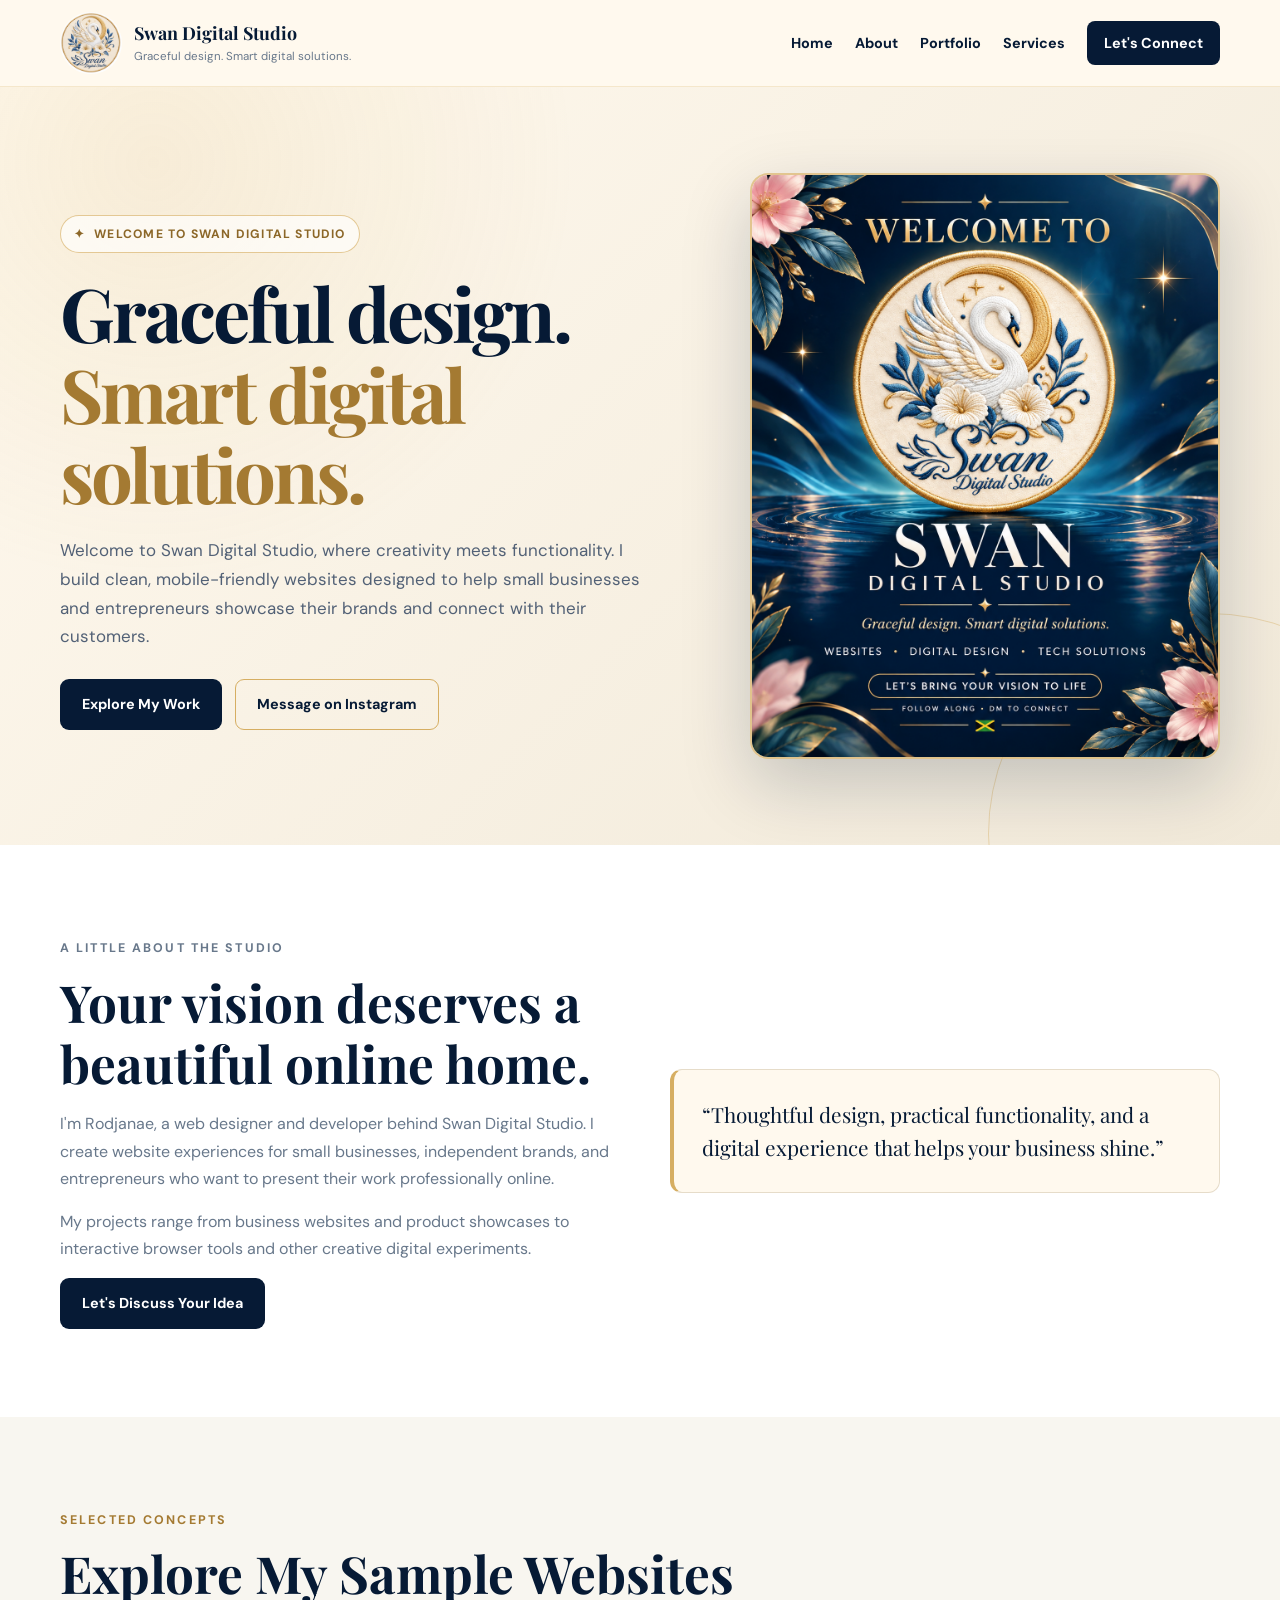
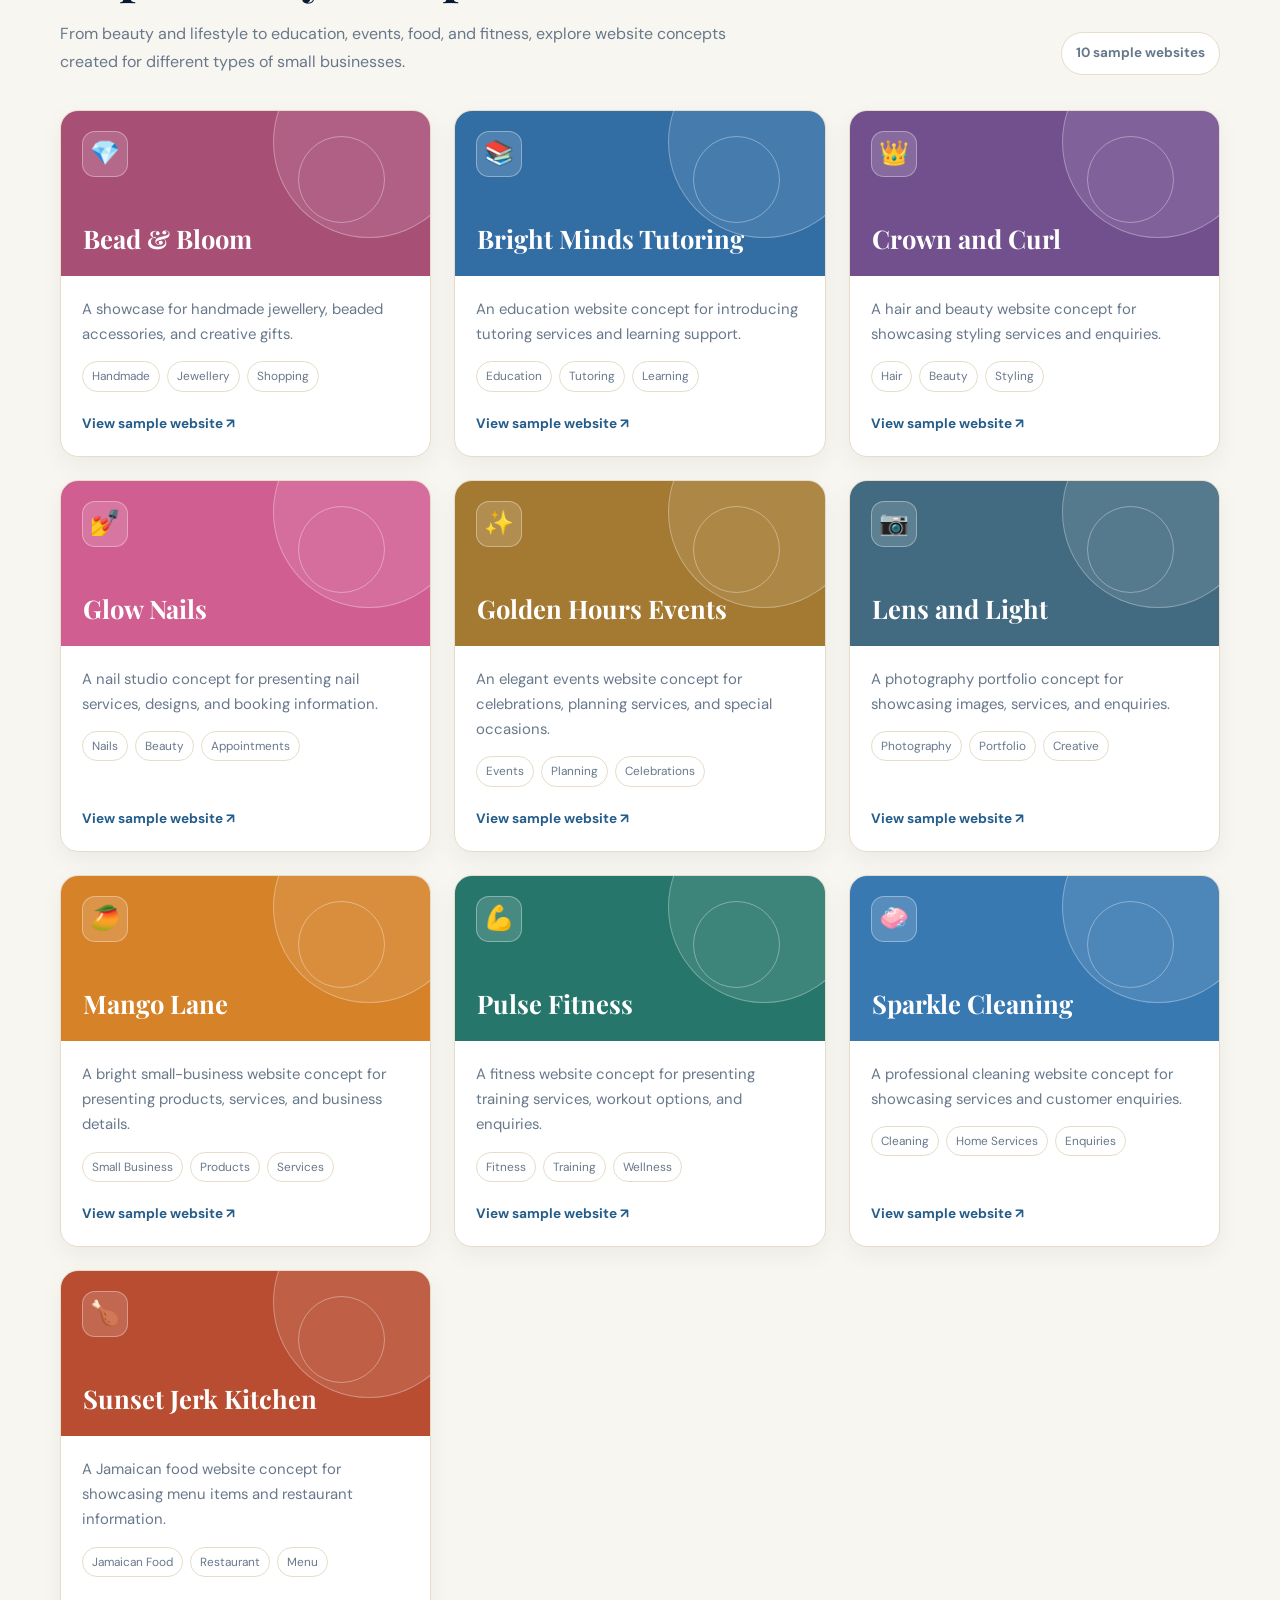
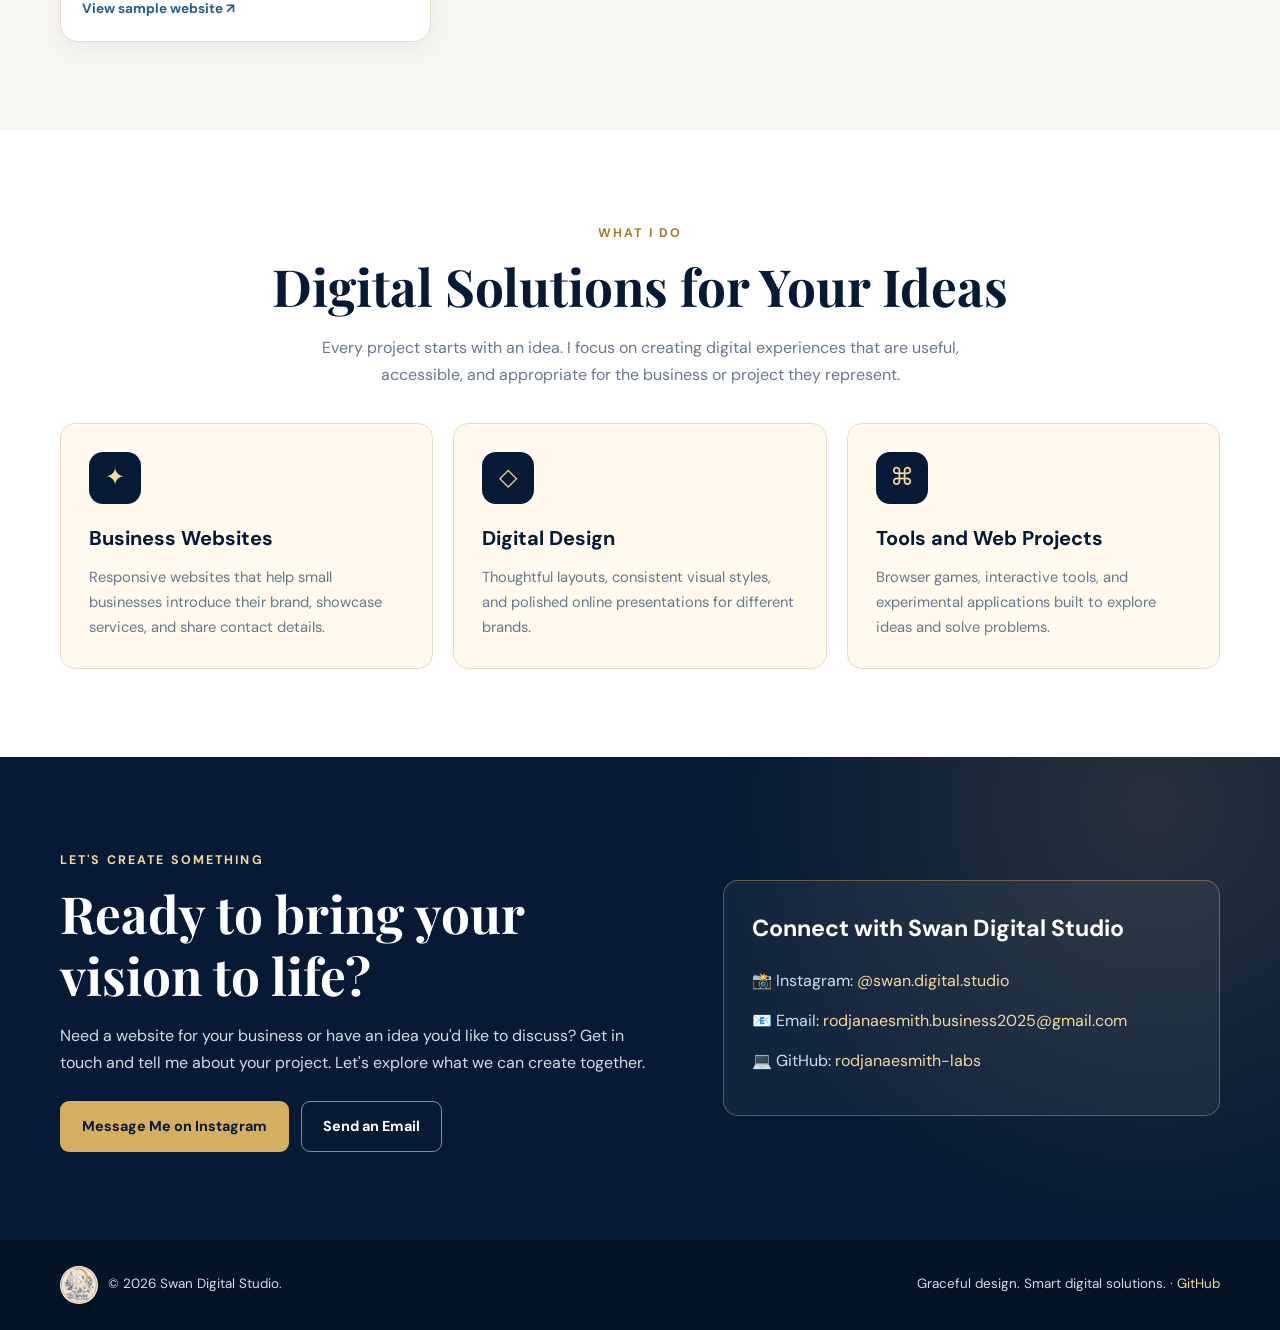
<file: index.html>
<!DOCTYPE html>
<html lang="en">
<head>
  <meta charset="UTF-8">
  <meta name="viewport" content="width=device-width, initial-scale=1">

  <title>Swan Digital Studio | Websites & Digital Solutions</title>

  <meta
    name="description"
    content="Welcome to Swan Digital Studio. Explore creative, mobile-friendly websites for small businesses, entrepreneurs, and growing brands."
  >

  <meta name="theme-color" content="#061A35">

  <link rel="icon" type="image/png" href="assets/Swan Digital Studio Logo.png">

  <link rel="preconnect" href="https://fonts.googleapis.com">
  <link rel="preconnect" href="https://fonts.gstatic.com" crossorigin>

  <link
    href="https://fonts.googleapis.com/css2?family=DM+Sans:wght@400;500;600;700&family=Playfair+Display:wght@500;600;700&display=swap"
    rel="stylesheet"
  >

  <style>

    :root {
      --navy: #061A35;
      --navy-light: #0D2B50;
      --blue: #174A78;
      --gold: #D6AE62;
      --gold-light: #F3D99A;
      --ivory: #FFF9EE;
      --white: #FFFFFF;
      --muted: #68788B;
      --border: #E6DCC9;
      --surface: #FFFFFF;
      --background: #F8F6F0;

      --shadow:
        0 16px 45px rgba(6, 26, 53, 0.10);

      --radius: 18px;
    }

    * {
      box-sizing: border-box;
    }

    html {
      scroll-behavior: smooth;
      scroll-padding-top: 90px;
    }

    body {
      margin: 0;
      background: var(--background);
      color: var(--navy);
      font-family: "DM Sans", sans-serif;
      line-height: 1.7;
    }

    body,
    button,
    a {
      -webkit-tap-highlight-color: transparent;
    }

    img {
      max-width: 100%;
    }

    a {
      color: inherit;
    }

    a:focus-visible,
    button:focus-visible {
      outline: 3px solid var(--gold);
      outline-offset: 4px;
    }

    button {
      font: inherit;
    }

    .container {
      width: min(1160px, calc(100% - 40px));
      margin-inline: auto;
    }

    .section {
      padding: 88px 0;
    }

    .section-label {
      display: inline-block;
      margin: 0 0 12px;
      color: #A47A32;
      font-size: 0.78rem;
      font-weight: 700;
      letter-spacing: 0.17em;
      text-transform: uppercase;
    }

    .section-title {
      margin: 0 0 16px;
      font-family: "Playfair Display", Georgia, serif;
      font-size: clamp(2rem, 4vw, 3.2rem);
      line-height: 1.2;
    }

    .section-description {
      max-width: 680px;
      margin: 0;
      color: var(--muted);
    }

    .site-header {
      position: sticky;
      top: 0;
      z-index: 100;
      border-bottom: 1px solid rgba(214, 174, 98, 0.25);
      background: rgba(255, 249, 238, 0.97);
      backdrop-filter: blur(12px);
    }

    .header-inner {
      display: flex;
      align-items: center;
      justify-content: space-between;
      gap: 24px;
      min-height: 86px;
    }

    .brand {
      display: flex;
      align-items: center;
      gap: 12px;
      min-width: 0;
      text-decoration: none;
    }

    .brand-logo {
      display: block;
      width: 62px;
      height: 62px;
      flex-shrink: 0;
      border-radius: 50%;
      object-fit: contain;
    }

    .brand-name {
      display: block;
      color: var(--navy);
      font-family: "Playfair Display", Georgia, serif;
      font-size: 1.12rem;
      font-weight: 700;
      line-height: 1.3;
    }

    .brand-tagline {
      display: block;
      margin-top: 4px;
      color: var(--muted);
      font-size: 0.72rem;
      line-height: 1.4;
    }

    .main-nav {
      display: flex;
      align-items: center;
      flex-wrap: wrap;
      gap: 22px;
    }

    .main-nav a {
      color: var(--navy);
      font-size: 0.9rem;
      font-weight: 700;
      text-decoration: none;
      transition: color 0.2s ease;
    }

    .main-nav a:hover {
      color: #A47A32;
    }

    .main-nav .nav-cta {
      padding: 10px 17px;
      border-radius: 8px;
      background: var(--navy);
      color: var(--white);
    }

    .main-nav .nav-cta:hover {
      background: var(--blue);
      color: var(--white);
    }

    .hero {
      position: relative;
      overflow: hidden;
      padding: 86px 0;
      background:
        radial-gradient(
          circle at 12% 10%,
          rgba(214, 174, 98, 0.15),
          transparent 32%
        ),
        linear-gradient(
          135deg,
          var(--ivory),
          #F1E9D9
        );
    }

    .hero::after {
      position: absolute;
      right: -150px;
      bottom: -210px;
      width: 440px;
      height: 440px;
      border: 1px solid rgba(214, 174, 98, 0.4);
      border-radius: 50%;
      content: "";
      pointer-events: none;
    }

    .hero-grid {
      position: relative;
      z-index: 1;
      display: grid;
      grid-template-columns: minmax(0, 1fr) minmax(300px, 0.82fr);
      align-items: center;
      gap: 55px;
    }

    .hero-copy {
      min-width: 0;
    }

    .welcome-label {
      display: inline-flex;
      align-items: center;
      gap: 9px;
      margin-bottom: 20px;
      padding: 8px 13px;
      border: 1px solid rgba(214, 174, 98, 0.65);
      border-radius: 999px;
      background: rgba(255, 255, 255, 0.65);
      color: #8C6728;
      font-size: 0.76rem;
      font-weight: 700;
      letter-spacing: 0.1em;
      text-transform: uppercase;
    }

    .hero h1 {
      margin: 0 0 22px;
      font-family: "Playfair Display", Georgia, serif;
      font-size: clamp(2.8rem, 5.8vw, 5rem);
      font-weight: 700;
      line-height: 1.08;
      letter-spacing: -0.04em;
    }

    .hero h1 span {
      display: block;
      color: #A47A32;
    }

    .hero-description {
      max-width: 580px;
      margin: 0 0 28px;
      color: #526176;
      font-size: 1.06rem;
    }

    .hero-actions {
      display: flex;
      flex-wrap: wrap;
      gap: 13px;
    }

    .button {
      display: inline-flex;
      align-items: center;
      justify-content: center;
      min-height: 49px;
      padding: 12px 21px;
      border: 1px solid transparent;
      border-radius: 9px;
      font-size: 0.9rem;
      font-weight: 700;
      text-align: center;
      text-decoration: none;
      transition:
        transform 0.2s ease,
        background 0.2s ease,
        border-color 0.2s ease;
    }

    .button:hover {
      transform: translateY(-2px);
    }

    .button-primary {
      background: var(--navy);
      color: var(--white);
    }

    .button-primary:hover {
      background: var(--blue);
    }

    .button-secondary {
      border-color: var(--gold);
      background: transparent;
      color: var(--navy);
    }

    .button-secondary:hover {
      background: rgba(214, 174, 98, 0.12);
    }

    .hero-poster {
      width: 100%;
      max-width: 470px;
      justify-self: end;
    }

    .hero-poster img {
      display: block;
      width: 100%;
      height: auto;
      border: 2px solid rgba(214, 174, 98, 0.65);
      border-radius: 18px;
      box-shadow: 0 25px 70px rgba(6, 26, 53, 0.2);
    }

    .intro-section {
      background: var(--surface);
    }

    .intro-grid {
      display: grid;
      grid-template-columns: 1fr 1fr;
      align-items: center;
      gap: 60px;
    }

    .intro-copy p {
      color: var(--muted);
    }

    .intro-highlight {
      padding: 28px;
      border: 1px solid var(--border);
      border-left: 4px solid var(--gold);
      border-radius: 12px;
      background: var(--ivory);
    }

    .intro-highlight p {
      margin: 0;
      color: var(--navy);
      font-family: "Playfair Display", Georgia, serif;
      font-size: 1.3rem;
      line-height: 1.6;
    }

    .samples-section {
      background: var(--background);
    }

    .samples-heading {
      display: flex;
      align-items: end;
      justify-content: space-between;
      flex-wrap: wrap;
      gap: 20px;
      margin-bottom: 35px;
    }

    .sample-count {
      padding: 9px 14px;
      border: 1px solid var(--border);
      border-radius: 999px;
      background: var(--surface);
      color: var(--muted);
      font-size: 0.84rem;
      font-weight: 700;
      white-space: nowrap;
    }

    .sample-grid {
      display: grid;
      grid-template-columns: repeat(3, minmax(0, 1fr));
      gap: 23px;
    }

    .sample-card {
      display: flex;
      min-width: 0;
      flex-direction: column;
      overflow: hidden;
      border: 1px solid var(--border);
      border-radius: var(--radius);
      background: var(--surface);
      box-shadow: 0 8px 25px rgba(6, 26, 53, 0.05);
      transition:
        transform 0.2s ease,
        box-shadow 0.2s ease;
    }

    .sample-card:hover {
      transform: translateY(-5px);
      box-shadow: var(--shadow);
    }

    .sample-art {
      position: relative;
      display: flex;
      min-height: 165px;
      align-items: flex-end;
      overflow: hidden;
      padding: 22px;
      background: var(--card-color);
      color: white;
      isolation: isolate;
    }

    .sample-art::before {
      position: absolute;
      z-index: -1;
      top: -65px;
      right: -35px;
      width: 190px;
      height: 190px;
      border: 1px solid rgba(255, 255, 255, 0.3);
      border-radius: 50%;
      background: rgba(255, 255, 255, 0.1);
      content: "";
    }

    .sample-art::after {
      position: absolute;
      z-index: -1;
      top: 25px;
      right: 45px;
      width: 85px;
      height: 85px;
      border: 1px solid rgba(255, 255, 255, 0.35);
      border-radius: 50%;
      content: "";
    }

    .sample-icon {
      position: absolute;
      top: 20px;
      left: 21px;
      display: grid;
      width: 46px;
      height: 46px;
      place-items: center;
      border: 1px solid rgba(255, 255, 255, 0.35);
      border-radius: 13px;
      background: rgba(255, 255, 255, 0.15);
      font-size: 1.5rem;
    }

    .sample-art h3 {
      margin: 0;
      font-family: "Playfair Display", Georgia, serif;
      font-size: 1.6rem;
      line-height: 1.2;
      overflow-wrap: anywhere;
    }

    .sample-body {
      display: flex;
      flex: 1;
      flex-direction: column;
      gap: 14px;
      padding: 21px;
    }

    .sample-description {
      margin: 0;
      color: var(--muted);
      font-size: 0.93rem;
    }

    .sample-tags {
      display: flex;
      flex-wrap: wrap;
      gap: 7px;
      padding: 0;
      margin: 0;
      list-style: none;
    }

    .sample-tags li {
      padding: 4px 9px;
      border: 1px solid var(--border);
      border-radius: 999px;
      color: var(--muted);
      font-size: 0.74rem;
    }

    .sample-links {
      display: flex;
      flex-wrap: wrap;
      gap: 15px;
      margin-top: auto;
      padding-top: 6px;
    }

    .sample-links a {
      font-size: 0.85rem;
      font-weight: 700;
      text-decoration: none;
    }

    .sample-links a:hover {
      text-decoration: underline;
    }

    .live-link {
      color: #245C8A;
    }
.services-section {
      background: var(--surface);
    }

    .services-heading {
      margin-bottom: 35px;
      text-align: center;
    }

    .services-heading .section-description {
      margin-inline: auto;
    }

    .services-grid {
      display: grid;
      grid-template-columns: repeat(3, minmax(0, 1fr));
      gap: 20px;
    }

    .service-card {
      padding: 28px;
      border: 1px solid var(--border);
      border-radius: 15px;
      background: var(--ivory);
    }

    .service-icon {
      display: grid;
      width: 52px;
      height: 52px;
      margin-bottom: 17px;
      place-items: center;
      border-radius: 14px;
      background: var(--navy);
      color: var(--gold-light);
      font-size: 1.5rem;
    }

    .service-card h3 {
      margin: 0 0 10px;
      font-size: 1.25rem;
    }

    .service-card p {
      margin: 0;
      color: var(--muted);
      font-size: 0.92rem;
    }

    .contact-section {
      position: relative;
      overflow: hidden;
      background:
        radial-gradient(
          circle at 90% 10%,
          rgba(214, 174, 98, 0.16),
          transparent 35%
        ),
        var(--navy);
      color: var(--white);
    }

    .contact-grid {
      display: grid;
      grid-template-columns: minmax(0, 1.1fr) minmax(280px, 0.9fr);
      align-items: center;
      gap: 55px;
    }

    .contact-section .section-label {
      color: var(--gold-light);
    }

    .contact-section .section-title {
      color: var(--white);
    }

    .contact-description {
      max-width: 600px;
      color: #D3DCE7;
    }

    .contact-actions {
      display: flex;
      flex-wrap: wrap;
      gap: 12px;
      margin-top: 25px;
    }

    .contact-section .button-primary {
      background: var(--gold);
      color: var(--navy);
    }

    .contact-section .button-primary:hover {
      background: var(--gold-light);
    }

    .contact-section .button-secondary {
      border-color: rgba(255, 255, 255, 0.5);
      color: var(--white);
    }

    .contact-section .button-secondary:hover {
      background: rgba(255, 255, 255, 0.08);
    }

    .contact-details {
      padding: 28px;
      border: 1px solid rgba(214, 174, 98, 0.4);
      border-radius: 15px;
      background: rgba(255, 255, 255, 0.05);
    }

    .contact-details h3 {
      margin: 0 0 18px;
      font-size: 1.45rem;
    }

    .contact-details p {
      margin: 13px 0;
      overflow-wrap: anywhere;
      color: #D3DCE7;
    }

    .contact-details a {
      color: var(--gold-light);
      text-decoration: none;
    }

    .contact-details a:hover {
      text-decoration: underline;
    }

    .site-footer {
      padding: 26px 0;
      background: #041326;
      color: #D3DCE7;
    }

    .footer-inner {
      display: flex;
      align-items: center;
      justify-content: space-between;
      flex-wrap: wrap;
      gap: 15px;
    }

    .footer-brand {
      display: flex;
      align-items: center;
      gap: 10px;
    }

    .footer-brand img {
      width: 38px;
      height: 38px;
      border-radius: 50%;
      object-fit: contain;
    }

    .site-footer p {
      margin: 0;
      font-size: 0.84rem;
    }

    .site-footer a {
      color: var(--gold-light);
      text-decoration: none;
    }

    .site-footer a:hover {
      text-decoration: underline;
    }

    @media (max-width: 950px) {
      .hero-grid {
        gap: 32px;
      }

      .sample-grid {
        grid-template-columns: repeat(2, minmax(0, 1fr));
      }

      .intro-grid,
      .contact-grid {
        gap: 35px;
      }
    }

    @media (max-width: 720px) {
      .section {
        padding: 64px 0;
      }

      .header-inner {
        align-items: flex-start;
        flex-direction: column;
        justify-content: center;
        gap: 12px;
        padding-top: 12px;
        padding-bottom: 15px;
      }

      .brand-logo {
        width: 53px;
        height: 53px;
      }

      .main-nav {
        gap: 12px 18px;
      }

      .main-nav a {
        font-size: 0.83rem;
      }

      .hero {
        padding: 55px 0;
      }

      .hero-grid,
      .intro-grid,
      .contact-grid {
        grid-template-columns: 1fr;
      }

      .hero-poster {
        width: 100%;
        max-width: 440px;
        justify-self: center;
      }

      .intro-highlight {
        padding: 22px;
      }

      .services-grid {
        grid-template-columns: 1fr;
      }

      .contact-details {
        padding: 23px;
      }
    }

    @media (max-width: 520px) {
      .container {
        width: calc(100% - 30px);
      }

      .sample-grid {
        grid-template-columns: 1fr;
      }

      .hero h1 {
        font-size: clamp(2.5rem, 12vw, 3.7rem);
      }

      .hero-actions,
      .contact-actions {
        align-items: stretch;
        flex-direction: column;
      }

      .hero-actions .button,
      .contact-actions .button {
        width: 100%;
      }

      .samples-heading {
        align-items: flex-start;
        flex-direction: column;
      }

      .footer-inner {
        align-items: flex-start;
        flex-direction: column;
      }
    }

    @media (prefers-reduced-motion: reduce) {
      html {
        scroll-behavior: auto;
      }

      *,
      *::before,
      *::after {
        transition-duration: 0.01ms !important;
        animation-duration: 0.01ms !important;
      }
    }
  </style>
</head>

<body>

<header class="site-header">
    <div class="container header-inner">

      <a class="brand" href="#top" aria-label="Swan Digital Studio home">
        <img
          class="brand-logo"
          src="assets/Swan Digital Studio Logo.png"
          alt="Swan Digital Studio swan logo"
          width="62"
          height="62"
        >

        <span>
          <span class="brand-name">Swan Digital Studio</span>
          <span class="brand-tagline">
            Graceful design. Smart digital solutions.
          </span>
        </span>
      </a>

      <nav class="main-nav" aria-label="Main navigation">
        <a href="#top">Home</a>
        <a href="#about">About</a>
        <a href="#samples">Portfolio</a>
        <a href="#services">Services</a>
        <a class="nav-cta" href="#contact">Let's Connect</a>
      </nav>

    </div>
  </header>

  <main id="top">

<section class="hero">
      <div class="container hero-grid">

        <div class="hero-copy">
          <p class="welcome-label">
            <span aria-hidden="true">✦</span>
            Welcome to Swan Digital Studio
          </p>

          <h1>
            Graceful design.
            <span>Smart digital solutions.</span>
          </h1>

          <p class="hero-description">
            Welcome to Swan Digital Studio, where creativity meets
            functionality. I build clean, mobile-friendly websites
            designed to help small businesses and entrepreneurs
            showcase their brands and connect with their customers.
          </p>

          <div class="hero-actions">
            <a class="button button-primary" href="#samples">
              Explore My Work
            </a>

            <a
              class="button button-secondary"
              href="https://www.instagram.com/swan.digital.studio/"
              target="_blank"
              rel="noopener noreferrer"
            >
              Message on Instagram
            </a>
          </div>
        </div>

        <div class="hero-poster">
          <img
            src="assets/Swan Digital Studio Welcome Poster.png"
            alt="Swan Digital Studio welcome poster featuring the swan emblem, navy blue and gold colors, and the studio tagline"
            width="1100"
            height="1600"
            fetchpriority="high"
          >
        </div>

      </div>
    </section>

<section class="section intro-section" id="about">
      <div class="container intro-grid">

        <div class="intro-copy">
          <p class="section-label">A little about the studio</p>

          <h2 class="section-title">
            Your vision deserves a beautiful online home.
          </h2>

          <p>
            I'm Rodjanae, a web designer and developer behind
            Swan Digital Studio. I create website experiences for
            small businesses, independent brands, and entrepreneurs
            who want to present their work professionally online.
          </p>

          <p>
            My projects range from business websites and product
            showcases to interactive browser tools and other
            creative digital experiments.
          </p>

          <a class="button button-primary" href="#contact">
            Let's Discuss Your Idea
          </a>
        </div>

        <div class="intro-highlight">
          <p>
            “Thoughtful design, practical functionality, and a digital
            experience that helps your business shine.”
          </p>
        </div>

      </div>
    </section>

<section class="section samples-section" id="samples">
      <div class="container">

        <div class="samples-heading">
          <div>
            <p class="section-label">Selected concepts</p>

            <h2 class="section-title">Explore My Sample Websites</h2>

            <p class="section-description">
              From beauty and lifestyle to education, events, food,
              and fitness, explore website concepts created for
              different types of small businesses.
            </p>
          </div>

          <span class="sample-count" id="sample-count">
            10 sample websites
          </span>
        </div>

        <div class="sample-grid" id="sample-grid"></div>

        <noscript>
          <p>
            Please enable JavaScript to view the sample website cards.
          </p>
        </noscript>

      </div>
    </section>

<section class="section services-section" id="services">
      <div class="container">

        <div class="services-heading">
          <p class="section-label">What I do</p>

          <h2 class="section-title">Digital Solutions for Your Ideas</h2>

          <p class="section-description">
            Every project starts with an idea. I focus on creating
            digital experiences that are useful, accessible, and
            appropriate for the business or project they represent.
          </p>
        </div>

        <div class="services-grid">

          <article class="service-card">
            <div class="service-icon" aria-hidden="true">✦</div>

            <h3>Business Websites</h3>

            <p>
              Responsive websites that help small businesses introduce
              their brand, showcase services, and share contact details.
            </p>
          </article>

          <article class="service-card">
            <div class="service-icon" aria-hidden="true">◇</div>

            <h3>Digital Design</h3>

            <p>
              Thoughtful layouts, consistent visual styles, and
              polished online presentations for different brands.
            </p>
          </article>

          <article class="service-card">
            <div class="service-icon" aria-hidden="true">⌘</div>

            <h3>Tools and Web Projects</h3>

            <p>
              Browser games, interactive tools, and experimental
              applications built to explore ideas and solve problems.
            </p>
          </article>

        </div>
      </div>
    </section>

<section class="section contact-section" id="contact">
      <div class="container contact-grid">

        <div>
          <p class="section-label">Let's create something</p>

          <h2 class="section-title">
            Ready to bring your vision to life?
          </h2>

          <p class="contact-description">
            Need a website for your business or have an idea you'd
            like to discuss? Get in touch and tell me about your
            project. Let's explore what we can create together.
          </p>

          <div class="contact-actions">

            <a
              class="button button-primary"
              href="https://www.instagram.com/swan.digital.studio/"
              target="_blank"
              rel="noopener noreferrer"
            >
              Message Me on Instagram
            </a>

            <a
              class="button button-secondary"
              href="mailto:rodjanaesmith.business2025@gmail.com"
            >
              Send an Email
            </a>

          </div>
        </div>

        <div class="contact-details">
          <h3>Connect with Swan Digital Studio</h3>

          <p>
            📸 Instagram:
            <a
              href="https://www.instagram.com/swan.digital.studio/"
              target="_blank"
              rel="noopener noreferrer"
            >
              @swan.digital.studio
            </a>
          </p>

          <p>
            📧 Email:
            <a href="mailto:rodjanaesmith.business2025@gmail.com">
              rodjanaesmith.business2025@gmail.com
            </a>
          </p>

          <p>
            💻 GitHub:
            <a
              href="https://github.com/rodjanaesmith-labs/swan-digital-studio.git"
              target="_blank"
              rel="noopener noreferrer"
            >
              rodjanaesmith-labs
            </a>
          </p>
        </div>

      </div>
    </section>

  </main>

<footer class="site-footer">
    <div class="container footer-inner">

      <div class="footer-brand">
        <img
          src="assets/Swan Digital Studio Logo.png"
          alt=""
          width="38"
          height="38"
        >

        <p>
          © <span id="year"></span> Swan Digital Studio.
        </p>
      </div>

      <p>
        Graceful design. Smart digital solutions. ·
        <a
          href="https://github.com/rodjanaesmith-labs/swan-digital-studio.git"
          target="_blank"
          rel="noopener noreferrer"
        >
          GitHub
        </a>
      </p>

    </div>
  </footer>

<script>

    const SAMPLES = [
      {
        title: "Bead & Bloom",
        description:
          "A showcase for handmade jewellery, beaded accessories, and creative gifts.",
        color: "#A84F76",
        icon: "💎",
        tags: ["Handmade", "Jewellery", "Shopping"],
        folder: "bead-and-bloom"
      },
      {
        title: "Bright Minds Tutoring",
        description:
          "An education website concept for introducing tutoring services and learning support.",
        color: "#326DA4",
        icon: "📚",
        tags: ["Education", "Tutoring", "Learning"],
        folder: "bright-minds-tutoring"
      },
      {
        title: "Crown and Curl",
        description:
          "A hair and beauty website concept for showcasing styling services and enquiries.",
        color: "#72508E",
        icon: "👑",
        tags: ["Hair", "Beauty", "Styling"],
        folder: "crown-and-curl"
      },
      {
        title: "Glow Nails",
        description:
          "A nail studio concept for presenting nail services, designs, and booking information.",
        color: "#D15E91",
        icon: "💅",
        tags: ["Nails", "Beauty", "Appointments"],
        folder: "glow-nails"
      },
      {
        title: "Golden Hours Events",
        description:
          "An elegant events website concept for celebrations, planning services, and special occasions.",
        color: "#A47A32",
        icon: "✨",
        tags: ["Events", "Planning", "Celebrations"],
        folder: "golden-hour-events"
      },
      {
        title: "Lens and Light",
        description:
          "A photography portfolio concept for showcasing images, services, and enquiries.",
        color: "#426A80",
        icon: "📷",
        tags: ["Photography", "Portfolio", "Creative"],
        folder: "lens-and-light"
      },
      {
        title: "Mango Lane",
        description:
          "A bright small-business website concept for presenting products, services, and business details.",
        color: "#D58228",
        icon: "🥭",
        tags: ["Small Business", "Products", "Services"],
        folder: "mango-lane"
      },
      {
        title: "Pulse Fitness",
        description:
          "A fitness website concept for presenting training services, workout options, and enquiries.",
        color: "#27766B",
        icon: "💪",
        tags: ["Fitness", "Training", "Wellness"],
        folder: "pulse-fitness"
      },
      {
        title: "Sparkle Cleaning",
        description:
          "A professional cleaning website concept for showcasing services and customer enquiries.",
        color: "#3979B2",
        icon: "🧼",
        tags: ["Cleaning", "Home Services", "Enquiries"],
        folder: "sparkle-cleaning"
      },
      {
        title: "Sunset Jerk Kitchen",
        description:
          "A Jamaican food website concept for showcasing menu items and restaurant information.",
        color: "#B84D32",
        icon: "🍗",
        tags: ["Jamaican Food", "Restaurant", "Menu"],
        folder: "sunset-jerk-kitchen"
      }
    ];

    const LIVE_SITE_BASE_URL =
      "https://rodjanaesmith-labs.github.io/swan-digital-studio";

    const sampleGrid = document.getElementById("sample-grid");
    const sampleCount = document.getElementById("sample-count");

    function createSampleCard(site) {
      const card = document.createElement("article");
      card.className = "sample-card";

      const artwork = document.createElement("div");
      artwork.className = "sample-art";
      artwork.style.setProperty("--card-color", site.color);

      const icon = document.createElement("span");
      icon.className = "sample-icon";
      icon.setAttribute("aria-hidden", "true");
      icon.textContent = site.icon;

      const title = document.createElement("h3");
      title.textContent = site.title;

      artwork.append(icon, title);

      const body = document.createElement("div");
      body.className = "sample-body";

      const description = document.createElement("p");
      description.className = "sample-description";
      description.textContent = site.description;

      const tags = document.createElement("ul");
      tags.className = "sample-tags";
      tags.setAttribute("aria-label", "Website categories");

      site.tags.forEach(function (tagText) {
        const tag = document.createElement("li");
        tag.textContent = tagText;
        tags.appendChild(tag);
      });

      const links = document.createElement("div");
      links.className = "sample-links";

      const liveLink = document.createElement("a");
      liveLink.className = "live-link";
      liveLink.textContent = "View sample website ↗";

      liveLink.href =
        LIVE_SITE_BASE_URL + "/samples/" + site.folder + "/index.html";

      liveLink.target = "_blank";
      liveLink.rel = "noopener noreferrer";

      links.appendChild(liveLink);
      body.append(description, tags, links);
      card.append(artwork, body);

      return card;
    }

    function renderSamples() {
      const fragment = document.createDocumentFragment();

      SAMPLES.forEach(function (site) {
        fragment.appendChild(createSampleCard(site));
      });

      sampleGrid.replaceChildren(fragment);

      sampleCount.textContent =
        SAMPLES.length + " sample websites";
    }

    document.getElementById("year").textContent =
      new Date().getFullYear();

    renderSamples();
  </script>

</body>
</html>
</file>
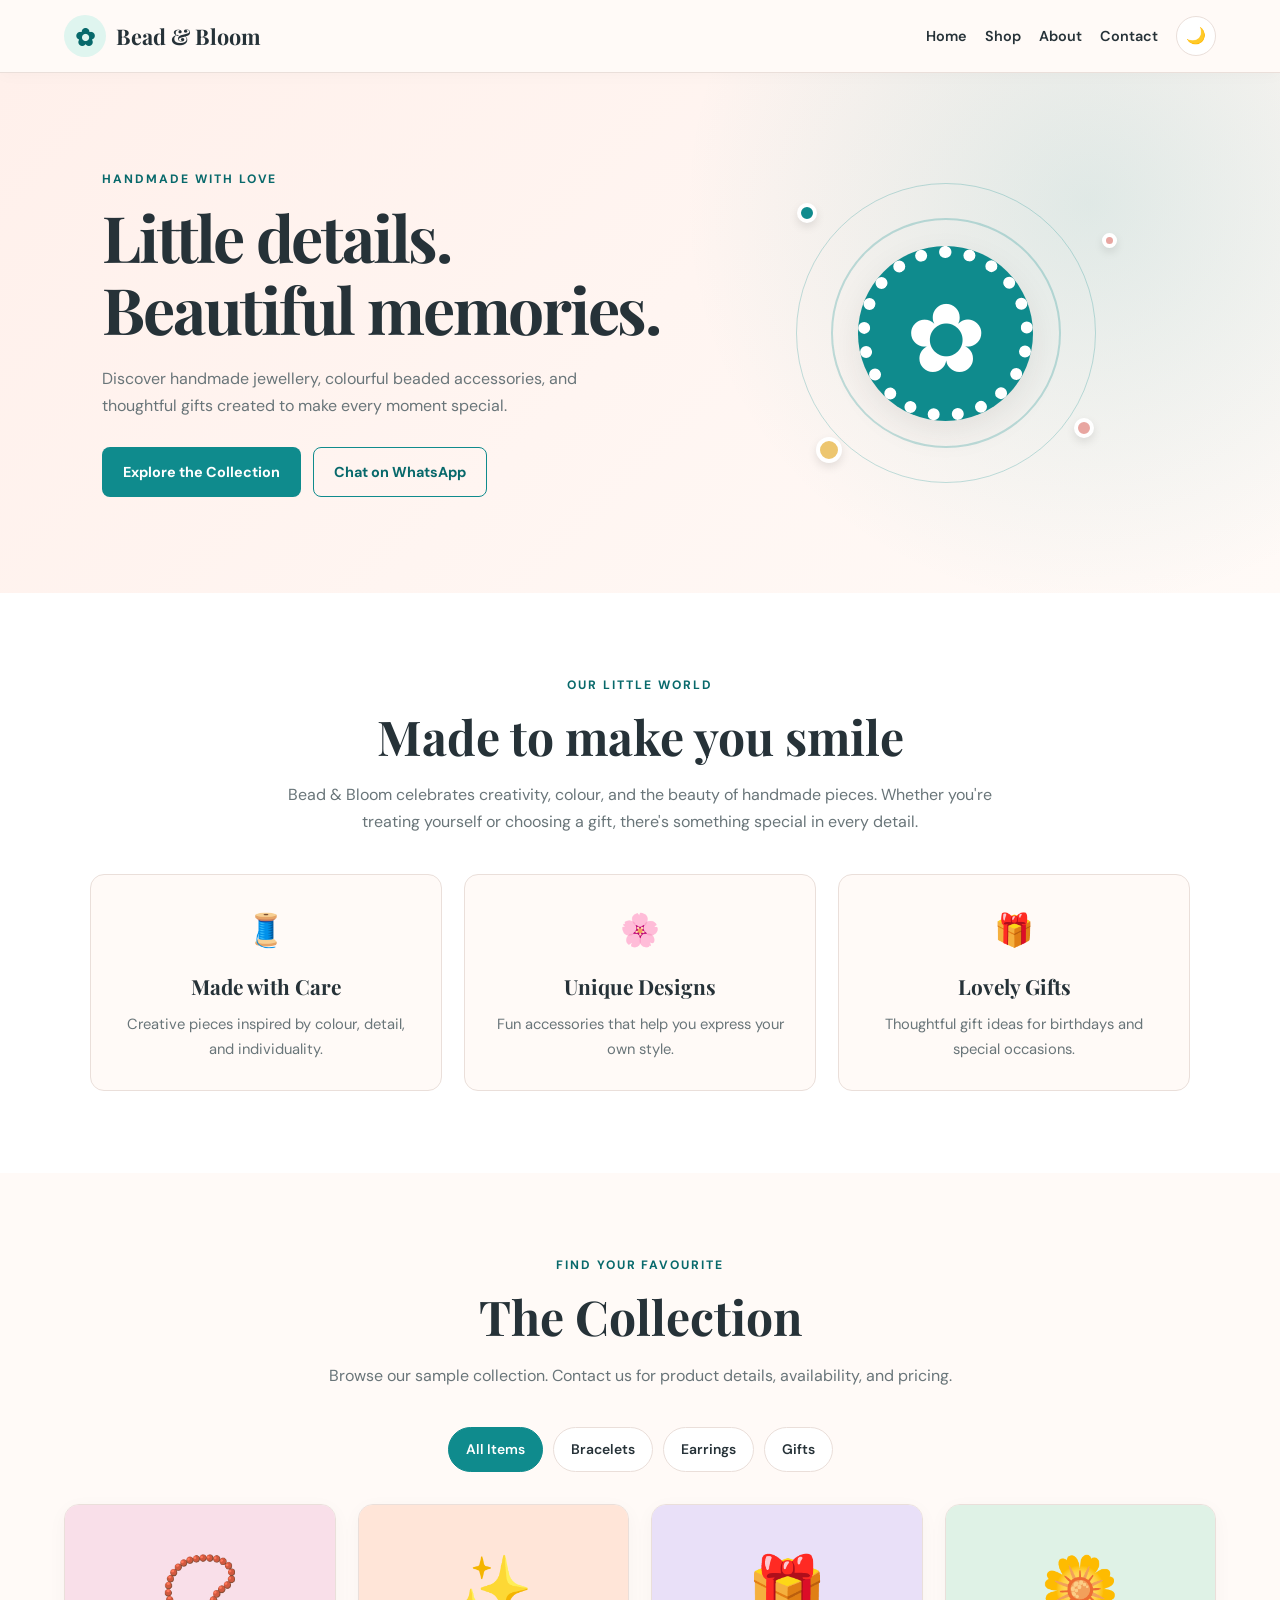
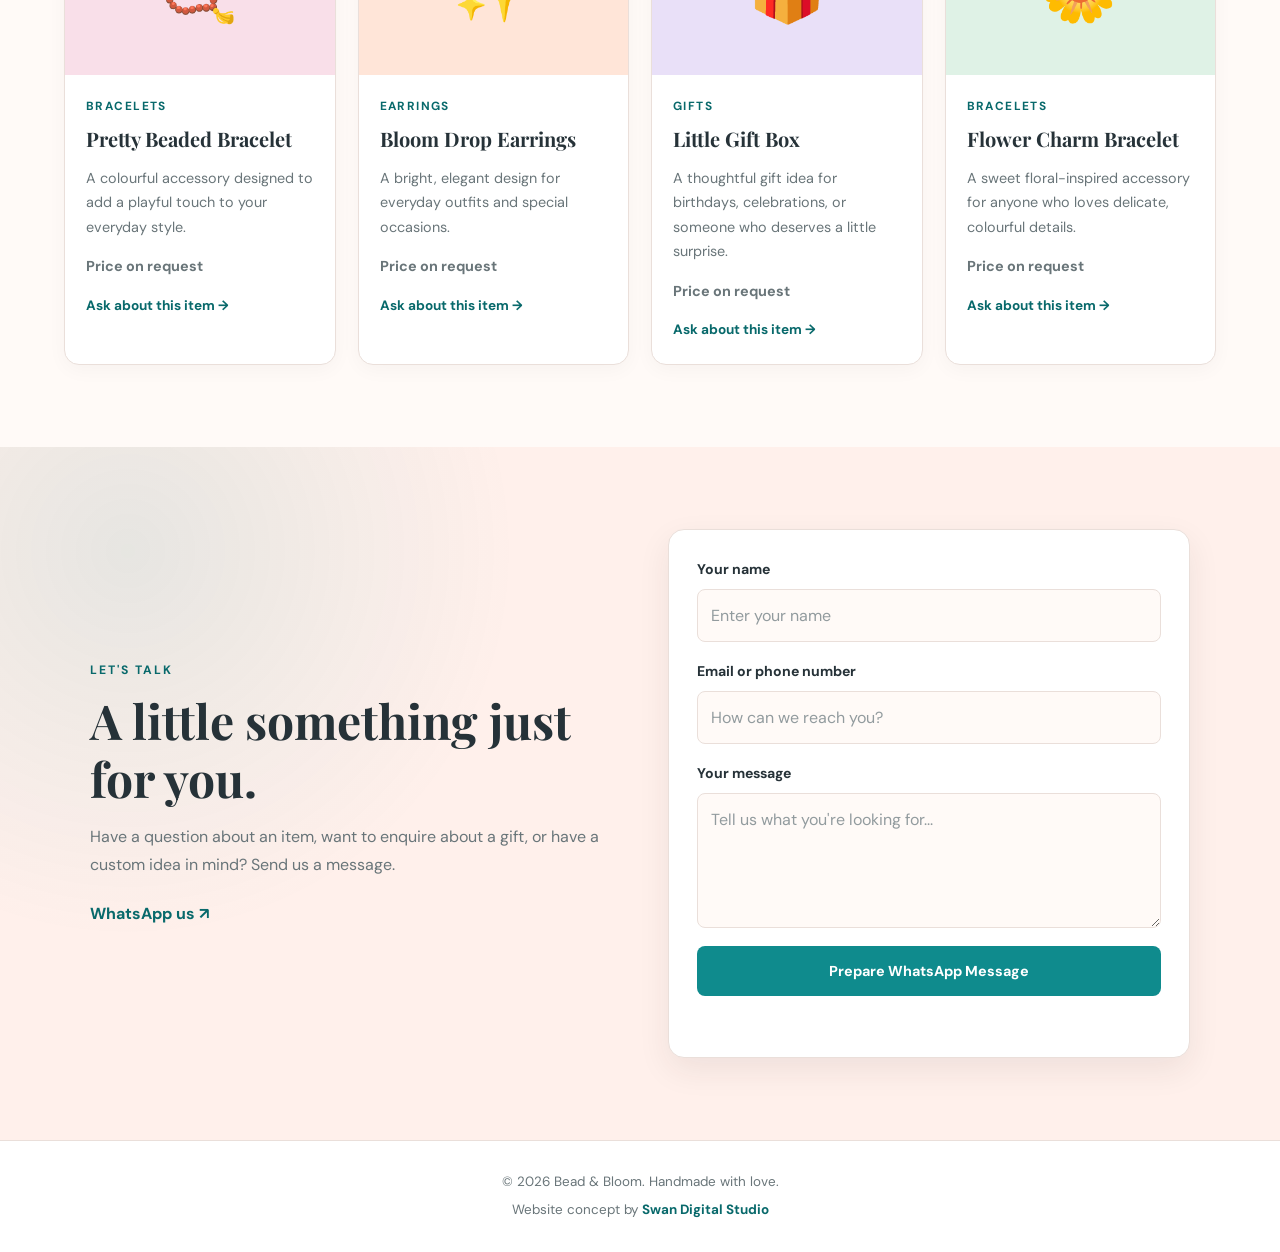
<file: samples/bead-and-bloom/index.html>
<!DOCTYPE html>
<html lang="en">
<head>
  <!-- Basic page information and responsive settings -->
  <meta charset="UTF-8">
  <meta name="viewport" content="width=device-width, initial-scale=1">

  <title>Bead &amp; Bloom | Handmade with Love</title>

  <meta
    name="description"
    content="Discover beautiful handmade jewellery, beaded accessories, and thoughtful gifts at Bead & Bloom."
  >

  <!-- Browser tab icon: replace this path if you have a Bead & Bloom logo -->
  <link rel="icon" href="assets/bead-bloom-logo.png">

  <!-- Google Fonts for elegant headings and readable body text -->
  <link rel="preconnect" href="https://fonts.googleapis.com">
  <link rel="preconnect" href="https://fonts.gstatic.com" crossorigin>
  <link
    href="https://fonts.googleapis.com/css2?family=DM+Sans:wght@400;500;600;700&family=Playfair+Display:wght@500;600;700&display=swap"
    rel="stylesheet"
  >

  <!-- Main stylesheet -->
  <link rel="stylesheet" href="style.css">

  <!-- defer waits until the HTML is parsed before running JavaScript -->
  <script src="script.js" defer></script>
</head>

<body>
  <!-- =========================================
       HEADER AND NAVIGATION
       Contains the brand name, navigation links,
       and dark-mode toggle button.
  ========================================== -->
  <header class="bar">
    <a class="brand" href="#top" aria-label="Bead and Bloom home">
      <span class="brand-icon" aria-hidden="true">✿</span>
      <span>Bead &amp; Bloom</span>
    </a>

    <nav aria-label="Main navigation">
      <a href="#top">Home</a>
      <a href="#items">Shop</a>
      <a href="#about">About</a>
      <a href="#contact">Contact</a>

      <!-- JavaScript changes this button's icon and theme -->
      <button
        class="theme-btn"
        id="theme"
        type="button"
        aria-label="Switch to dark mode"
        title="Toggle dark mode"
      >🌙</button>
    </nav>
  </header>

  <main>
    <!-- =========================================
         HERO SECTION
         Introduces the business and provides a
         quick way for customers to make enquiries.
    ========================================== -->
    <section class="hero" id="top">
      <div class="hero-content">
        <p class="eyebrow">Handmade with love</p>

        <h1>Little details.<br>Beautiful memories.</h1>

        <p>
          Discover handmade jewellery, colourful beaded accessories,
          and thoughtful gifts created to make every moment special.
        </p>

        <div class="hero-actions">
          <a class="btn btn-primary" href="#items">Explore the Collection</a>

          <!-- Replace the number with the real business WhatsApp number.
               Use country code and digits only in the URL. -->
          <a
            class="btn btn-outline"
            href="https://wa.me/18760000000"
            target="_blank"
            rel="noopener noreferrer"
          >Chat on WhatsApp</a>
        </div>
      </div>

      <!-- Decorative artwork; the design uses CSS and emoji instead of photos -->
      <div class="hero-art" aria-hidden="true">
        <div class="art-circle circle-one"></div>
        <div class="art-circle circle-two"></div>
        <div class="bead-art">✿</div>
        <span class="floating-bead bead-one"></span>
        <span class="floating-bead bead-two"></span>
        <span class="floating-bead bead-three"></span>
        <span class="floating-bead bead-four"></span>
      </div>
    </section>

    <!-- =========================================
         ABOUT SECTION
         Briefly describes the brand and its style.
    ========================================== -->
    <section class="about section" id="about">
      <div class="section-heading">
        <p class="eyebrow">Our little world</p>
        <h2>Made to make you smile</h2>
        <p>
          Bead &amp; Bloom celebrates creativity, colour, and the beauty
          of handmade pieces. Whether you're treating yourself or
          choosing a gift, there's something special in every detail.
        </p>
      </div>

      <div class="features">
        <article class="feature">
          <span aria-hidden="true">🧵</span>
          <h3>Made with Care</h3>
          <p>Creative pieces inspired by colour, detail, and individuality.</p>
        </article>

        <article class="feature">
          <span aria-hidden="true">🌸</span>
          <h3>Unique Designs</h3>
          <p>Fun accessories that help you express your own style.</p>
        </article>

        <article class="feature">
          <span aria-hidden="true">🎁</span>
          <h3>Lovely Gifts</h3>
          <p>Thoughtful gift ideas for birthdays and special occasions.</p>
        </article>
      </div>
    </section>

    <!-- =========================================
         SHOP / PRODUCT COLLECTION
         The data-category values must match the
         filter buttons' data-f values in this section.
    ========================================== -->
    <section class="items section" id="items">
      <div class="section-heading">
        <p class="eyebrow">Find your favourite</p>
        <h2>The Collection</h2>
        <p>
          Browse our sample collection. Contact us for product
          details, availability, and pricing.
        </p>
      </div>

      <!--
        PRODUCT FILTERS
        data-f="all" shows every product.
        Other data-f values match each product's data-c value.
      -->
      <div class="tabs" role="group" aria-label="Filter products">
        <button class="on" type="button" data-f="all" aria-pressed="true">
          All Items
        </button>
        <button type="button" data-f="Bracelets" aria-pressed="false">
          Bracelets
        </button>
        <button type="button" data-f="Earrings" aria-pressed="false">
          Earrings
        </button>
        <button type="button" data-f="Gifts" aria-pressed="false">
          Gifts
        </button>
      </div>

      <!-- JavaScript hides cards that do not match the selected category -->
      <div class="grid" id="product-grid">

        <!-- PRODUCT 1: Bracelet -->
        <article class="card" data-c="Bracelets">
          <div class="product-icon pink" aria-hidden="true">📿</div>
          <div class="card-body">
            <p class="category">Bracelets</p>
            <h3>Pretty Beaded Bracelet</h3>
            <p>
              A colourful accessory designed to add a playful touch
              to your everyday style.
            </p>
            <p class="price">Price on request</p>
            <a class="text-link" href="#contact">Ask about this item →</a>
          </div>
        </article>

        <!-- PRODUCT 2: Earrings -->
        <article class="card" data-c="Earrings">
          <div class="product-icon peach" aria-hidden="true">✨</div>
          <div class="card-body">
            <p class="category">Earrings</p>
            <h3>Bloom Drop Earrings</h3>
            <p>
              A bright, elegant design for everyday outfits and
              special occasions.
            </p>
            <p class="price">Price on request</p>
            <a class="text-link" href="#contact">Ask about this item →</a>
          </div>
        </article>

        <!-- PRODUCT 3: Gift -->
        <article class="card" data-c="Gifts">
          <div class="product-icon lilac" aria-hidden="true">🎁</div>
          <div class="card-body">
            <p class="category">Gifts</p>
            <h3>Little Gift Box</h3>
            <p>
              A thoughtful gift idea for birthdays, celebrations,
              or someone who deserves a little surprise.
            </p>
            <p class="price">Price on request</p>
            <a class="text-link" href="#contact">Ask about this item →</a>
          </div>
        </article>

        <!-- PRODUCT 4: Bracelet -->
        <article class="card" data-c="Bracelets">
          <div class="product-icon mint" aria-hidden="true">🌼</div>
          <div class="card-body">
            <p class="category">Bracelets</p>
            <h3>Flower Charm Bracelet</h3>
            <p>
              A sweet floral-inspired accessory for anyone who loves
              delicate, colourful details.
            </p>
            <p class="price">Price on request</p>
            <a class="text-link" href="#contact">Ask about this item →</a>
          </div>
        </article>

      </div>

      <!-- Shown by JavaScript if a selected filter has no products -->
      <p class="empty" id="empty" hidden>
        No products found in this category just yet.
        Try selecting another category.
      </p>
    </section>

    <!-- =========================================
         CONTACT SECTION
         The form opens a WhatsApp message.
         It does not send anything automatically.
    ========================================== -->
    <section class="contact section" id="contact">
      <div class="contact-inner">
        <div class="contact-copy">
          <p class="eyebrow">Let's talk</p>
          <h2>A little something just for you.</h2>
          <p>
            Have a question about an item, want to enquire about a gift,
            or have a custom idea in mind? Send us a message.
          </p>

          <div class="contact-links">
            <a
              href="https://wa.me/18760000000"
              target="_blank"
              rel="noopener noreferrer"
            >WhatsApp us ↗</a>
          </div>
        </div>

        <!-- JavaScript validates this form and prepares a WhatsApp message -->
        <form id="f">
          <div class="form-group">
            <label for="name">Your name</label>
            <input
              id="name"
              name="name"
              type="text"
              placeholder="Enter your name"
              autocomplete="name"
              required
            >
          </div>

          <div class="form-group">
            <label for="reply">Email or phone number</label>
            <input
              id="reply"
              name="reply"
              type="text"
              placeholder="How can we reach you?"
              autocomplete="email"
              required
            >
          </div>

          <div class="form-group">
            <label for="message">Your message</label>
            <textarea
              id="message"
              name="message"
              rows="4"
              placeholder="Tell us what you're looking for..."
              required
            ></textarea>
          </div>

          <button class="btn btn-primary submit-btn" type="submit">
            Prepare WhatsApp Message
          </button>

          <!-- Status and validation messages appear here -->
          <p class="form-message" id="msg" role="status" aria-live="polite"></p>
        </form>
      </div>
    </section>
  </main>

  <!-- =========================================
       FOOTER
       The year is filled in automatically by JavaScript.
  ========================================== -->
  <footer class="footer">
    <p>
      © <span id="yr"></span> Bead &amp; Bloom. Handmade with love.
    </p>
    <p class="studio-credit">
      Website concept by <strong>Swan Digital Studio</strong>
    </p>
  </footer>
</body>
</html>
</file>
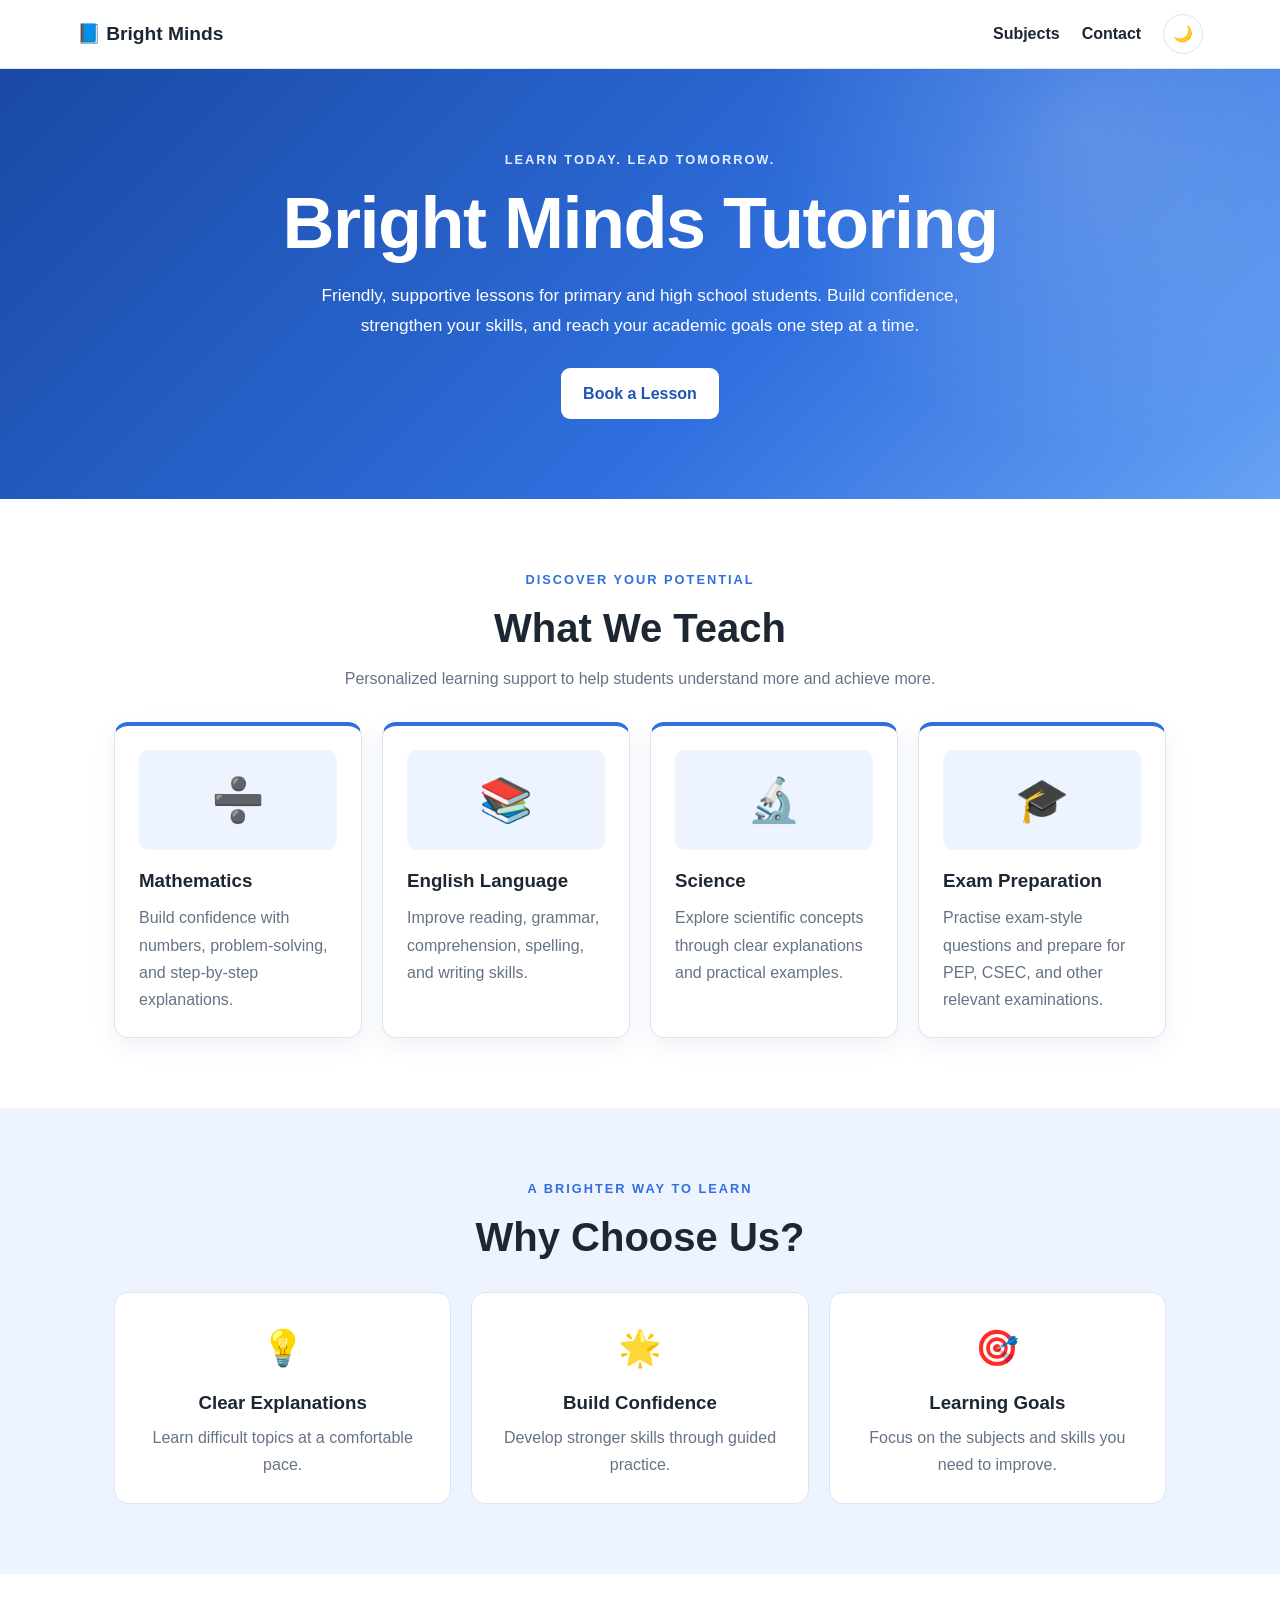
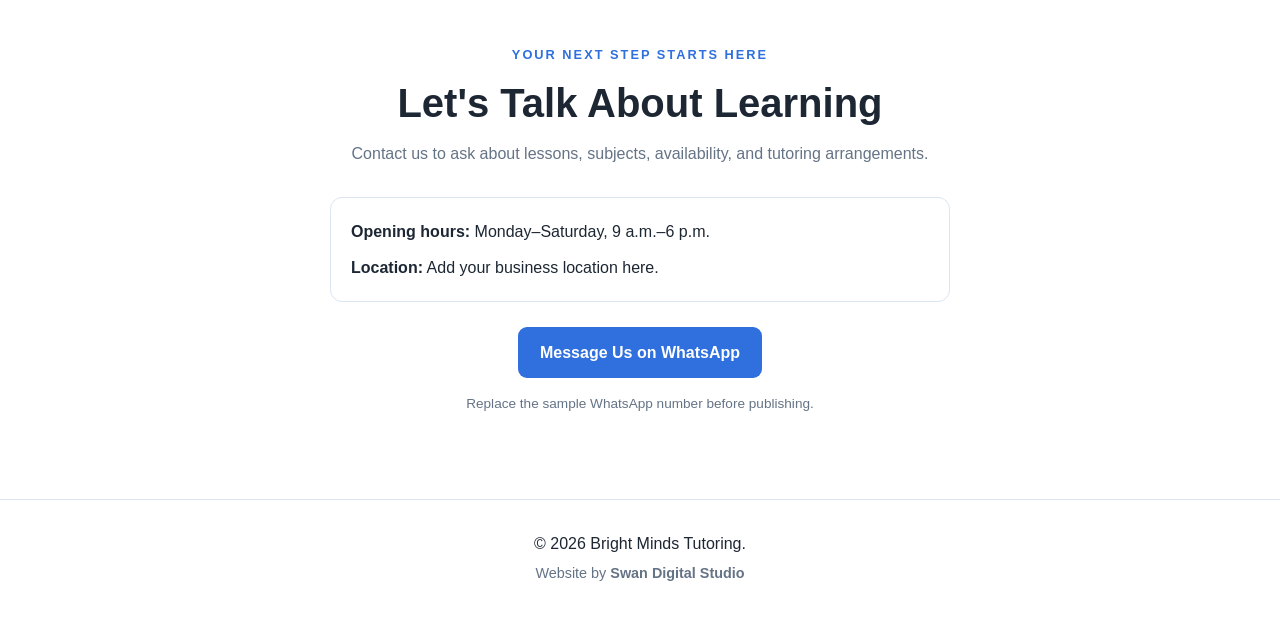
<file: samples/bright-minds-tutoring/index.html>
<!DOCTYPE html>
<html lang="en">
<head>
  <meta charset="UTF-8">
  <meta name="viewport" content="width=device-width, initial-scale=1">

  <meta
    name="description"
    content="Bright Minds Tutoring offers friendly lessons in Maths, English, Science, and exam preparation."
  >

  <title>Bright Minds Tutoring | Learn with Confidence</title>

  <link rel="stylesheet" href="style.css">
  <script src="script.js" defer></script>
</head>

<body>
  <!-- HEADER -->
  <header class="bar">
    <a class="logo" href="#top">📘 Bright Minds</a>

    <nav aria-label="Main navigation">
      <a href="#items">Subjects</a>
      <a href="#contact">Contact</a>

      <button
        id="theme"
        class="theme-btn"
        type="button"
        aria-label="Toggle dark mode"
      >🌙</button>
    </nav>
  </header>

  <main>
    <!-- HERO -->
    <section class="hero" id="top">
      <div class="hero-content">
        <p class="eyebrow">Learn today. Lead tomorrow.</p>

        <h1>Bright Minds Tutoring</h1>

        <p>
          Friendly, supportive lessons for primary and high school
          students. Build confidence, strengthen your skills, and
          reach your academic goals one step at a time.
        </p>

        <!-- Replace with the real business WhatsApp number. -->
        <a
          class="btn hero-btn"
          href="https://wa.me/18760000000"
          target="_blank"
          rel="noopener noreferrer"
        >
          Book a Lesson
        </a>
      </div>
    </section>

    <!-- SUBJECTS -->
    <section id="items">
      <div class="section-heading">
        <p class="eyebrow">Discover your potential</p>
        <h2>What We Teach</h2>
        <p>
          Personalized learning support to help students
          understand more and achieve more.
        </p>
      </div>

      <div class="grid">
        <article class="card" data-c="Core">
          <div class="subject-icon" aria-hidden="true">➗</div>
          <h3>Mathematics</h3>
          <p>
            Build confidence with numbers, problem-solving,
            and step-by-step explanations.
          </p>
        </article>

        <article class="card" data-c="Core">
          <div class="subject-icon" aria-hidden="true">📚</div>
          <h3>English Language</h3>
          <p>
            Improve reading, grammar, comprehension,
            spelling, and writing skills.
          </p>
        </article>

        <article class="card" data-c="Core">
          <div class="subject-icon" aria-hidden="true">🔬</div>
          <h3>Science</h3>
          <p>
            Explore scientific concepts through clear
            explanations and practical examples.
          </p>
        </article>

        <article class="card" data-c="Extra">
          <div class="subject-icon" aria-hidden="true">🎓</div>
          <h3>Exam Preparation</h3>
          <p>
            Practise exam-style questions and prepare
            for PEP, CSEC, and other relevant examinations.
          </p>
        </article>
      </div>
    </section>

    <!-- WHY CHOOSE US -->
    <section class="benefits">
      <div class="section-heading">
        <p class="eyebrow">A brighter way to learn</p>
        <h2>Why Choose Us?</h2>
      </div>

      <div class="benefit-grid">
        <article class="benefit">
          <span aria-hidden="true">💡</span>
          <h3>Clear Explanations</h3>
          <p>Learn difficult topics at a comfortable pace.</p>
        </article>

        <article class="benefit">
          <span aria-hidden="true">🌟</span>
          <h3>Build Confidence</h3>
          <p>Develop stronger skills through guided practice.</p>
        </article>

        <article class="benefit">
          <span aria-hidden="true">🎯</span>
          <h3>Learning Goals</h3>
          <p>Focus on the subjects and skills you need to improve.</p>
        </article>
      </div>
    </section>

    <!-- CONTACT -->
    <section class="contact-section" id="contact">
      <div class="section-heading">
        <p class="eyebrow">Your next step starts here</p>
        <h2>Let's Talk About Learning</h2>
        <p>
          Contact us to ask about lessons, subjects,
          availability, and tutoring arrangements.
        </p>
      </div>

      <div class="contact-info">
        <p>
          <strong>Opening hours:</strong>
          Monday–Saturday, 9 a.m.–6 p.m.
        </p>
        <p>
          <strong>Location:</strong>
          Add your business location here.
        </p>
      </div>

      <a
        class="btn contact-btn"
        href="https://wa.me/18760000000"
        target="_blank"
        rel="noopener noreferrer"
      >
        Message Us on WhatsApp
      </a>

      <p class="contact-note">
        Replace the sample WhatsApp number before publishing.
      </p>
    </section>
  </main>

  <!-- FOOTER -->
  <footer>
    <p>
      &copy; <span id="yr"></span> Bright Minds Tutoring.
    </p>
    <p class="credit">
      Website by <strong>Swan Digital Studio</strong>
    </p>
  </footer>
</body>
</html>
</file>
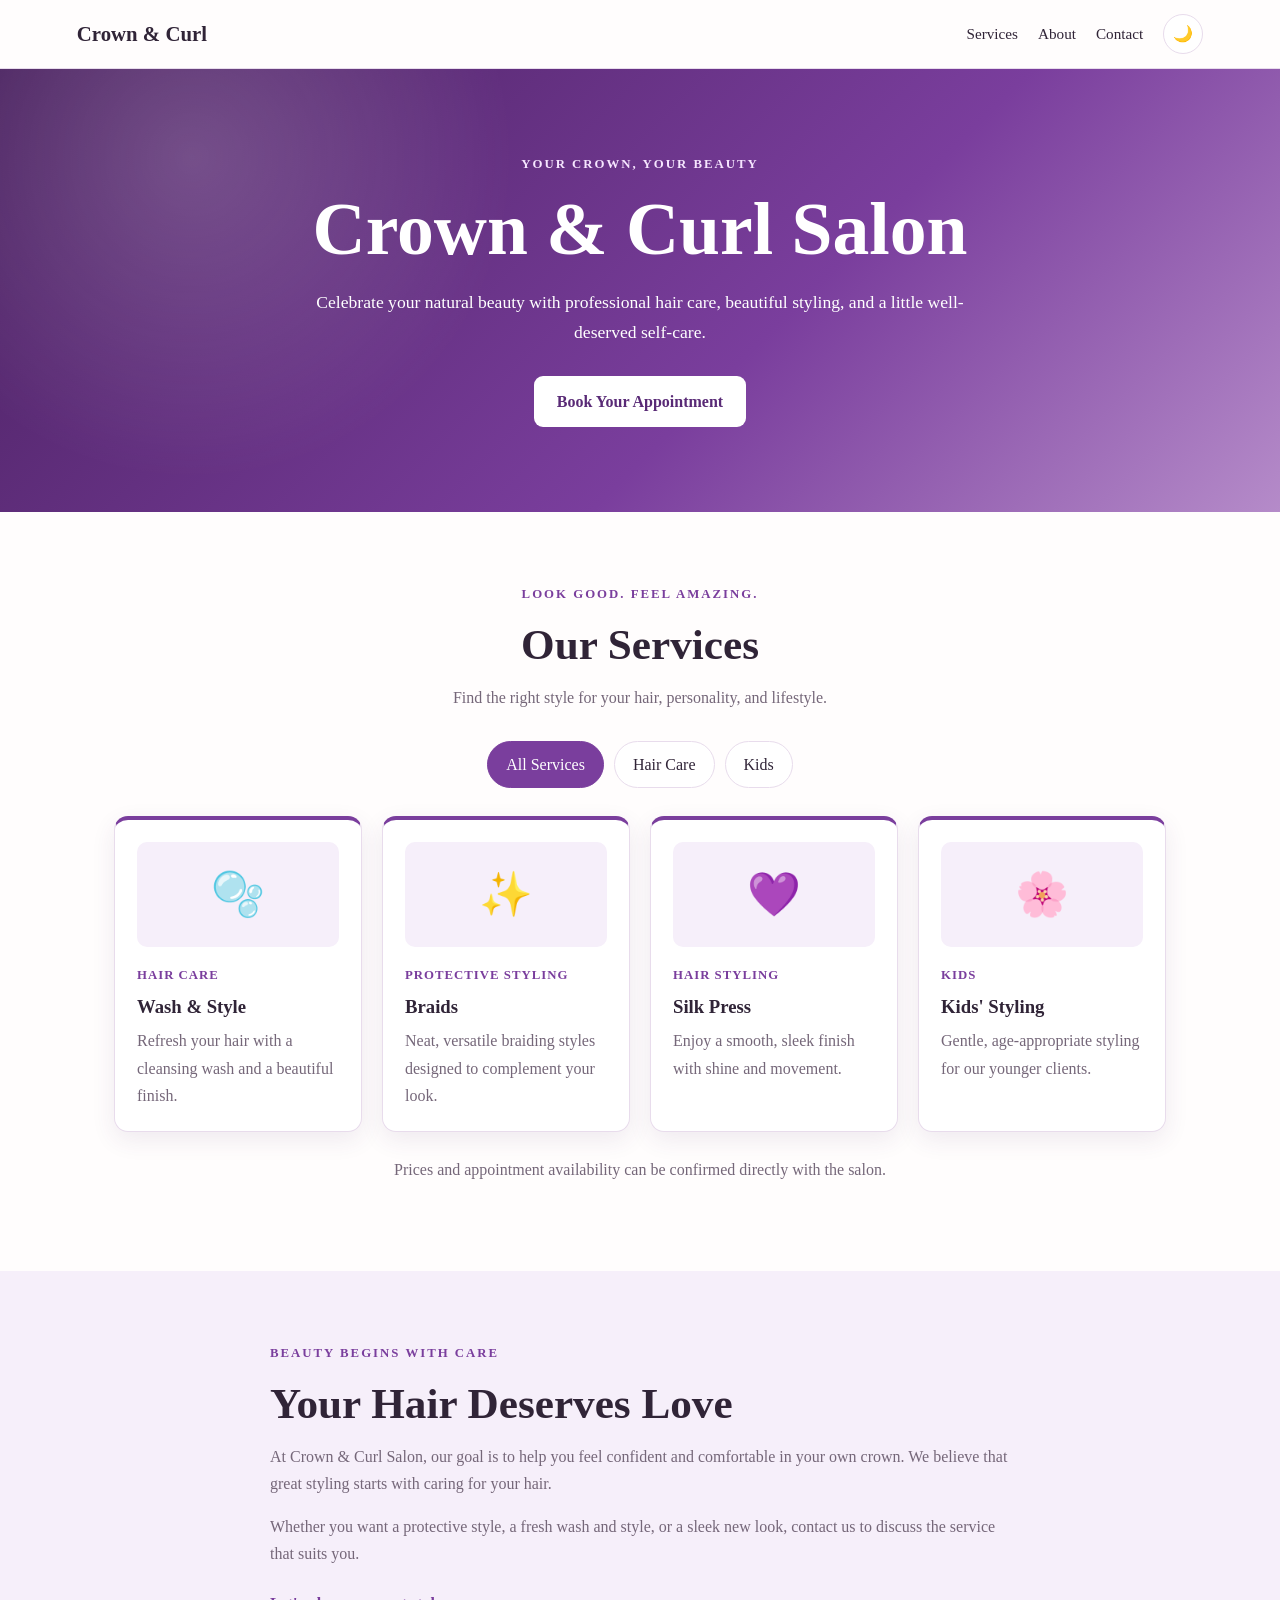
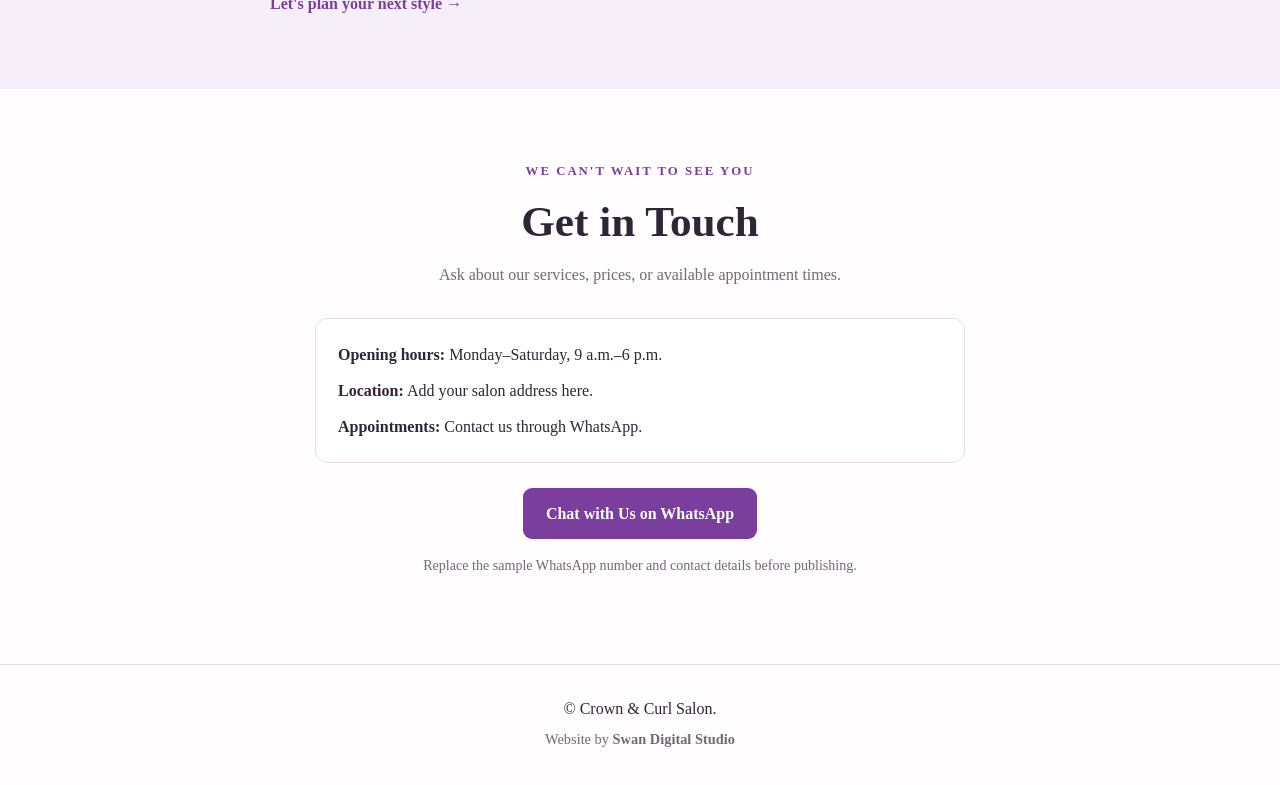
<file: samples/crown-and-curl/index.html>
<!DOCTYPE html>
<html lang="en">
<head>
  <meta charset="UTF-8">
  <meta name="viewport" content="width=device-width, initial-scale=1">

  <meta
    name="description"
    content="Discover natural hair care, braids, silk presses, and styling services at Crown & Curl Salon."
  >

  <title>Crown &amp; Curl Salon | Natural Hair Care</title>

  <link rel="stylesheet" href="style.css">
  <script src="script.js" defer></script>
</head>

<body>
  <!-- HEADER -->
  <header class="bar">
    <a class="logo" href="#top">Crown &amp; Curl</a>

    <nav aria-label="Main navigation">
      <a href="#items">Services</a>
      <a href="#about">About</a>
      <a href="#contact">Contact</a>

      <button
        id="theme"
        class="theme-btn"
        type="button"
        aria-label="Toggle dark mode"
      >🌙</button>
    </nav>
  </header>

  <main>
    <!-- HERO -->
    <section class="hero" id="top">
      <div class="hero-content">
        <p class="eyebrow">Your crown, your beauty</p>

        <h1>Crown &amp; Curl Salon</h1>

        <p>
          Celebrate your natural beauty with professional
          hair care, beautiful styling, and a little
          well-deserved self-care.
        </p>

        <a
          class="btn hero-btn"
          href="https://wa.me/18760000000"
          target="_blank"
          rel="noopener noreferrer"
        >
          Book Your Appointment
        </a>
      </div>
    </section>

    <!-- SERVICES -->
    <section id="items">
      <div class="section-heading">
        <p class="eyebrow">Look good. Feel amazing.</p>
        <h2>Our Services</h2>
        <p>
          Find the right style for your hair, personality,
          and lifestyle.
        </p>
      </div>

      <div class="tabs" role="group" aria-label="Filter salon services">
        <button class="on" type="button" data-f="all"
          aria-pressed="true">All Services</button>
        <button type="button" data-f="Hair"
          aria-pressed="false">Hair Care</button>
        <button type="button" data-f="Kids"
          aria-pressed="false">Kids</button>
      </div>

      <div class="grid">
        <article class="card" data-c="Hair">
          <div class="service-icon" aria-hidden="true">🫧</div>
          <p class="category">Hair Care</p>
          <h3>Wash &amp; Style</h3>
          <p>
            Refresh your hair with a cleansing wash
            and a beautiful finish.
          </p>
        </article>

        <article class="card" data-c="Hair">
          <div class="service-icon" aria-hidden="true">✨</div>
          <p class="category">Protective Styling</p>
          <h3>Braids</h3>
          <p>
            Neat, versatile braiding styles designed
            to complement your look.
          </p>
        </article>

        <article class="card" data-c="Hair">
          <div class="service-icon" aria-hidden="true">💜</div>
          <p class="category">Hair Styling</p>
          <h3>Silk Press</h3>
          <p>
            Enjoy a smooth, sleek finish with
            shine and movement.
          </p>
        </article>

        <article class="card" data-c="Kids">
          <div class="service-icon" aria-hidden="true">🌸</div>
          <p class="category">Kids</p>
          <h3>Kids' Styling</h3>
          <p>
            Gentle, age-appropriate styling
            for our younger clients.
          </p>
        </article>
      </div>

      <p id="empty" class="empty" hidden>
        No services found in this category.
      </p>

      <p class="service-note">
        Prices and appointment availability can be confirmed
        directly with the salon.
      </p>
    </section>

    <!-- ABOUT -->
    <section class="about-section" id="about">
      <div class="about-content">
        <p class="eyebrow">Beauty begins with care</p>
        <h2>Your Hair Deserves Love</h2>
        <p>
          At Crown &amp; Curl Salon, our goal is to help
          you feel confident and comfortable in your own
          crown. We believe that great styling starts with
          caring for your hair.
        </p>
        <p>
          Whether you want a protective style, a fresh
          wash and style, or a sleek new look, contact us
          to discuss the service that suits you.
        </p>
        <a class="text-link" href="#contact">
          Let's plan your next style &rarr;
        </a>
      </div>
    </section>

    <!-- CONTACT -->
    <section class="contact-section" id="contact">
      <div class="section-heading">
        <p class="eyebrow">We can't wait to see you</p>
        <h2>Get in Touch</h2>
        <p>
          Ask about our services, prices, or available
          appointment times.
        </p>
      </div>

      <div class="contact-info">
        <p>
          <strong>Opening hours:</strong>
          Monday–Saturday, 9 a.m.–6 p.m.
        </p>
        <p>
          <strong>Location:</strong>
          Add your salon address here.
        </p>
        <p>
          <strong>Appointments:</strong>
          Contact us through WhatsApp.
        </p>
      </div>

      <a
        class="btn contact-btn"
        href="https://wa.me/18760000000"
        target="_blank"
        rel="noopener noreferrer"
      >
        Chat with Us on WhatsApp
      </a>

      <p class="contact-note">
        Replace the sample WhatsApp number and contact
        details before publishing.
      </p>
    </section>
  </main>

  <!-- FOOTER -->
  <footer>
    <p>
      &copy; <span id="yr"></span> Crown &amp; Curl Salon.
    </p>
    <p class="credit">
      Website by <strong>Swan Digital Studio</strong>
    </p>
  </footer>
</body>
</html>
</file>
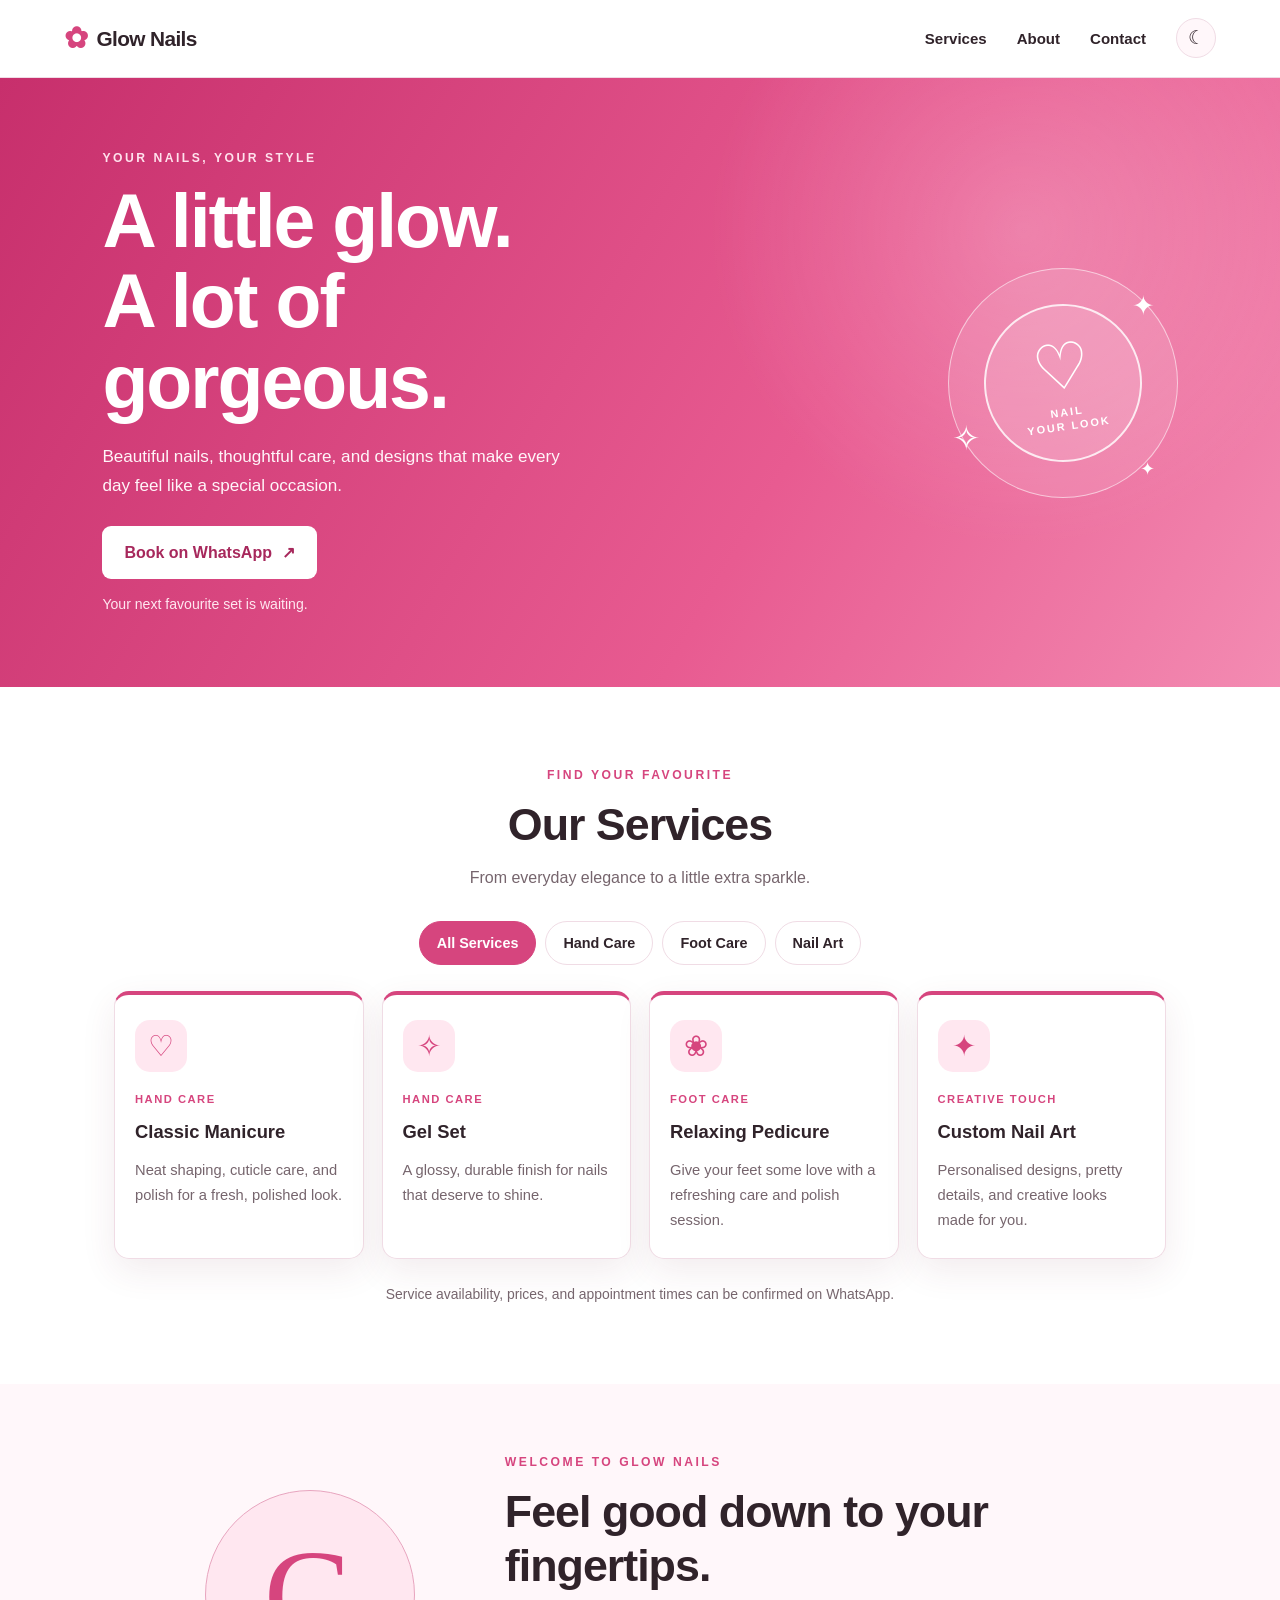
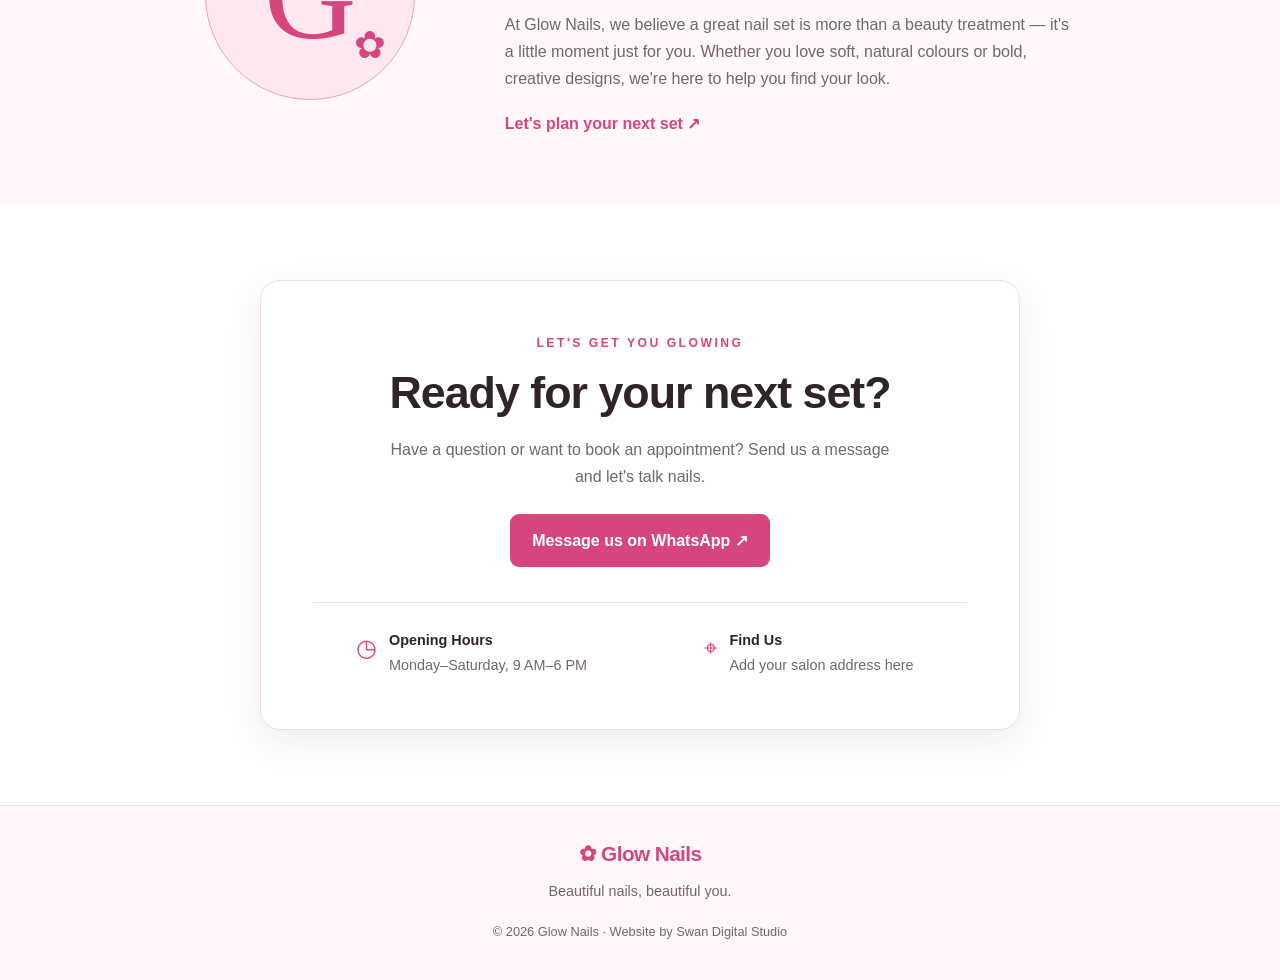
<file: samples/glow-nails/index.html>
<!DOCTYPE html>
<!-- Glow Nails: Starter package sample by Swan Digital Studio.
     Replace placeholder contact details before publishing. -->
<html lang="en">
<head>
  <meta charset="UTF-8">
  <meta name="viewport" content="width=device-width, initial-scale=1">
  <meta name="description" content="Glow Nails offers manicures, gel sets, pedicures and custom nail art. Contact us to book your appointment.">
  <meta name="theme-color" content="#d6457e">
  <title>Glow Nails | Beautiful Nails, Beautiful You</title>
  <link rel="stylesheet" href="style.css">
  <script src="script.js" defer></script>
</head>
<body>
  <header class="bar">
    <a class="logo" href="#top" aria-label="Glow Nails home">
      <span class="logo-icon" aria-hidden="true">✿</span>
      Glow Nails
    </a>

    <nav aria-label="Main navigation">
      <a href="#items">Services</a>
      <a href="#about">About</a>
      <a href="#contact">Contact</a>
      <button class="theme-toggle" id="theme" type="button"
        aria-label="Switch to dark mode" aria-pressed="false">☾</button>
    </nav>
  </header>

  <main>
    <section class="hero" id="top">
      <div class="hero-content">
        <p class="eyebrow">YOUR NAILS, YOUR STYLE</p>
        <h1>A little glow.<br>A lot of gorgeous.</h1>
        <p class="hero-copy">
          Beautiful nails, thoughtful care, and designs that make
          every day feel like a special occasion.
        </p>
        <a class="btn btn-light"
          href="https://wa.me/18760000000"
          target="_blank" rel="noopener noreferrer">
          Book on WhatsApp <span aria-hidden="true">↗</span>
        </a>
        <p class="hero-note">Your next favourite set is waiting.</p>
      </div>
      <div class="hero-decoration" aria-hidden="true">
        <span class="sparkle sparkle-one">✦</span>
        <span class="sparkle sparkle-two">✧</span>
        <div class="nail-art">
          <span>♡</span>
          <small>NAIL<br>YOUR LOOK</small>
        </div>
        <span class="sparkle sparkle-three">✦</span>
      </div>
    </section>

    <section class="services section" id="items">
      <div class="section-heading">
        <p class="eyebrow">FIND YOUR FAVOURITE</p>
        <h2>Our Services</h2>
        <p>From everyday elegance to a little extra sparkle.</p>
      </div>

      <div class="tabs" role="group" aria-label="Filter services">
        <button class="filter-btn on" type="button" data-f="all"
          aria-pressed="true">All Services</button>
        <button class="filter-btn" type="button" data-f="Hands"
          aria-pressed="false">Hand Care</button>
        <button class="filter-btn" type="button" data-f="Feet"
          aria-pressed="false">Foot Care</button>
        <button class="filter-btn" type="button" data-f="Extras"
          aria-pressed="false">Nail Art</button>
      </div>

      <div class="grid" id="service-grid">
        <article class="card" data-c="Hands">
          <div class="service-icon" aria-hidden="true">♡</div>
          <p class="service-type">HAND CARE</p>
          <h3>Classic Manicure</h3>
          <p>Neat shaping, cuticle care, and polish for a fresh, polished look.</p>
        </article>

        <article class="card" data-c="Hands">
          <div class="service-icon" aria-hidden="true">✧</div>
          <p class="service-type">HAND CARE</p>
          <h3>Gel Set</h3>
          <p>A glossy, durable finish for nails that deserve to shine.</p>
        </article>

        <article class="card" data-c="Feet">
          <div class="service-icon" aria-hidden="true">❀</div>
          <p class="service-type">FOOT CARE</p>
          <h3>Relaxing Pedicure</h3>
          <p>Give your feet some love with a refreshing care and polish session.</p>
        </article>

        <article class="card" data-c="Extras">
          <div class="service-icon" aria-hidden="true">✦</div>
          <p class="service-type">CREATIVE TOUCH</p>
          <h3>Custom Nail Art</h3>
          <p>Personalised designs, pretty details, and creative looks made for you.</p>
        </article>
      </div>

      <p class="empty" id="empty" hidden>
        No services found in this category.
      </p>
      <p class="service-note">
        Service availability, prices, and appointment times can be confirmed on WhatsApp.
      </p>
    </section>

    <section class="about" id="about">
      <div class="about-mark" aria-hidden="true">
        <span>G</span>
        <span class="about-flower">✿</span>
      </div>
      <div class="about-copy">
        <p class="eyebrow">WELCOME TO GLOW NAILS</p>
        <h2>Feel good down to your fingertips.</h2>
        <p>
          At Glow Nails, we believe a great nail set is more than a beauty
          treatment — it's a little moment just for you. Whether you love
          soft, natural colours or bold, creative designs, we're here to
          help you find your look.
        </p>
        <a class="text-link" href="#contact">Let's plan your next set ↗</a>
      </div>
    </section>

    <section class="contact section" id="contact">
      <div class="contact-card">
        <p class="eyebrow">LET'S GET YOU GLOWING</p>
        <h2>Ready for your next set?</h2>
        <p>
          Have a question or want to book an appointment?
          Send us a message and let's talk nails.
        </p>
        <a class="btn btn-pink"
          href="https://wa.me/18760000000"
          target="_blank" rel="noopener noreferrer">
          Message us on WhatsApp ↗
        </a>

        <div class="contact-details">
          <div>
            <span class="detail-icon" aria-hidden="true">◷</span>
            <p><strong>Opening Hours</strong><br>Monday–Saturday, 9 AM–6 PM</p>
          </div>
          <div>
            <span class="detail-icon" aria-hidden="true">⌖</span>
            <p><strong>Find Us</strong><br>Add your salon address here</p>
          </div>
        </div>
      </div>
    </section>
  </main>

  <footer>
    <a class="footer-logo" href="#top">✿ Glow Nails</a>
    <p>Beautiful nails, beautiful you.</p>
    <p class="copyright">
      © <span id="yr"></span> Glow Nails · Website by Swan Digital Studio
    </p>
  </footer>
</body>
</html>
</file>
<file: samples/bead-and-bloom/style.css>
/* =========================================
   BEAD & BLOOM — MAIN STYLESHEET

   This stylesheet controls the overall design,
   colours, typography, layout, product cards,
   contact form, and responsive behaviour.

   The body.dark class is added or removed by
   script.js when the visitor changes the theme.
========================================= */

/* -----------------------------------------
   1. COLOUR VARIABLES AND RESET
----------------------------------------- */

:root {
  --c: #0f8b8d;
  --c-dark: #08696b;
  --c-light: #dff5ef;

  --bg: #fffaf7;
  --text: #263238;
  --muted: #697579;
  --card: #ffffff;
  --soft: #fff0eb;
  --border: #eadfda;
  --shadow: 0 12px 32px rgba(48, 39, 37, 0.08);

  --heading-font: "Playfair Display", Georgia, serif;
  --body-font: "DM Sans", Arial, sans-serif;
}

/* Use predictable sizing for all elements */
* {
  box-sizing: border-box;
}

/* Smooth movement when clicking section links */
html {
  scroll-behavior: smooth;
  scroll-padding-top: 100px;
}

/* Basic page styling */
body {
  margin: 0;
  background: var(--bg);
  color: var(--text);
  font-family: var(--body-font);
  line-height: 1.7;
  transition:
    background-color 0.25s ease,
    color 0.25s ease;
}

a {
  color: inherit;
}

button,
input,
textarea {
  font: inherit;
}

button,
a {
  -webkit-tap-highlight-color: transparent;
}

button:focus-visible,
a:focus-visible,
input:focus-visible,
textarea:focus-visible {
  outline: 3px solid var(--c);
  outline-offset: 3px;
}

[hidden] {
  display: none !important;
}

/* -----------------------------------------
   2. HEADER AND NAVIGATION
----------------------------------------- */

.bar {
  position: sticky;
  top: 0;
  z-index: 10;

  display: flex;
  align-items: center;
  justify-content: space-between;
  gap: 22px;

  padding: 15px 5%;
  border-bottom: 1px solid var(--border);

  background: var(--bg);
  box-shadow: 0 3px 15px rgba(0, 0, 0, 0.025);
}

.brand {
  display: flex;
  align-items: center;
  gap: 10px;

  color: var(--text);
  font-family: var(--heading-font);
  font-size: 1.35rem;
  font-weight: 700;
  text-decoration: none;
}

.brand-icon {
  display: grid;
  width: 42px;
  height: 42px;
  place-items: center;

  border-radius: 50%;
  background: var(--c-light);
  color: var(--c-dark);
  font-size: 1.5rem;
}

.bar nav {
  display: flex;
  align-items: center;
  flex-wrap: wrap;
  gap: 18px;
}

.bar nav a {
  color: var(--text);
  font-size: 0.9rem;
  font-weight: 600;
  text-decoration: none;
}

.bar nav a:hover {
  color: var(--c);
}

/* Dark-mode toggle button */
.theme-btn {
  display: grid;
  width: 40px;
  height: 40px;
  place-items: center;

  border: 1px solid var(--border);
  border-radius: 50%;
  background: var(--card);
  color: var(--text);
  cursor: pointer;

  transition:
    background-color 0.2s ease,
    transform 0.2s ease;
}

.theme-btn:hover {
  transform: rotate(-8deg);
  background: var(--soft);
}

/* -----------------------------------------
   3. REUSABLE SECTION STYLES
----------------------------------------- */

.section {
  padding: 82px 5%;
}

.eyebrow {
  margin: 0 0 12px;
  color: var(--c-dark);
  font-size: 0.76rem;
  font-weight: 700;
  letter-spacing: 0.16em;
  text-transform: uppercase;
}

.section-heading {
  max-width: 720px;
  margin: 0 auto 38px;
  text-align: center;
}

.section-heading h2,
.contact-copy h2 {
  margin: 0 0 16px;
  font-family: var(--heading-font);
  font-size: clamp(2rem, 4vw, 3rem);
  line-height: 1.2;
}

.section-heading > p:last-child {
  color: var(--muted);
}

/* -----------------------------------------
   4. HERO SECTION
----------------------------------------- */

.hero {
  position: relative;
  display: grid;
  grid-template-columns: 1.1fr 0.9fr;
  align-items: center;
  gap: 45px;

  min-height: 520px;
  overflow: hidden;
  padding: 75px 8%;

  background:
    radial-gradient(
      circle at 85% 25%,
      rgba(15, 139, 141, 0.13),
      transparent 35%
    ),
    linear-gradient(135deg, var(--soft), var(--bg));
}

.hero-content {
  max-width: 640px;
}

.hero h1 {
  margin: 0 0 20px;
  font-family: var(--heading-font);
  font-size: clamp(2.7rem, 5vw, 4.5rem);
  line-height: 1.12;
  letter-spacing: -0.035em;
}

.hero-content > p:not(.eyebrow) {
  max-width: 540px;
  margin-bottom: 28px;
  color: var(--muted);
}

.hero-actions {
  display: flex;
  flex-wrap: wrap;
  gap: 12px;
}

/* Reusable button styling */
.btn {
  display: inline-flex;
  align-items: center;
  justify-content: center;

  min-height: 46px;
  padding: 12px 20px;

  border: 1px solid transparent;
  border-radius: 8px;

  font-size: 0.9rem;
  font-weight: 700;
  text-align: center;
  text-decoration: none;
  cursor: pointer;

  transition:
    background-color 0.2s ease,
    color 0.2s ease,
    border-color 0.2s ease,
    transform 0.2s ease;
}

.btn:hover {
  transform: translateY(-2px);
}

.btn-primary {
  background: var(--c);
  color: #ffffff;
}

.btn-primary:hover {
  background: var(--c-dark);
}

.btn-outline {
  border-color: var(--c);
  background: transparent;
  color: var(--c-dark);
}

.btn-outline:hover {
  background: var(--c-light);
}

/* Decorative artwork made entirely with CSS */
.hero-art {
  position: relative;
  display: grid;
  min-height: 340px;
  place-items: center;
  isolation: isolate;
}

.art-circle {
  position: absolute;
  border: 1px solid rgba(15, 139, 141, 0.25);
  border-radius: 50%;
}

.circle-one {
  width: 300px;
  height: 300px;
}

.circle-two {
  width: 230px;
  height: 230px;
  border-width: 2px;
}

.bead-art {
  display: grid;
  width: 175px;
  height: 175px;
  place-items: center;

  border: 12px dotted #ffffff;
  border-radius: 50%;
  background: var(--c);
  box-shadow: var(--shadow);

  color: #ffffff;
  font-size: 6rem;
}

.floating-bead {
  position: absolute;
  width: 20px;
  height: 20px;
  border: 4px solid #ffffff;
  border-radius: 50%;
  background: var(--c);
  box-shadow: 0 4px 10px rgba(0, 0, 0, 0.1);
}

.bead-one {
  top: 40px;
  left: 18%;
}

.bead-two {
  top: 70px;
  right: 13%;
  width: 15px;
  height: 15px;
  background: #e8a6a1;
}

.bead-three {
  bottom: 40px;
  left: 22%;
  width: 26px;
  height: 26px;
  background: #edc66f;
}

.bead-four {
  right: 18%;
  bottom: 65px;
  background: #e8a6a1;
}

/* -----------------------------------------
   5. ABOUT SECTION AND FEATURES
----------------------------------------- */

.about {
  background: var(--card);
}

.features {
  display: grid;
  grid-template-columns: repeat(3, minmax(0, 1fr));
  gap: 22px;
  max-width: 1100px;
  margin: 0 auto;
}

.feature {
  padding: 28px 22px;
  border: 1px solid var(--border);
  border-radius: 14px;
  background: var(--bg);
  text-align: center;
}

.feature > span {
  display: block;
  margin-bottom: 12px;
  font-size: 2rem;
}

.feature h3 {
  margin: 0 0 8px;
  font-family: var(--heading-font);
  font-size: 1.3rem;
}

.feature p {
  margin: 0;
  color: var(--muted);
  font-size: 0.92rem;
}

/* -----------------------------------------
   6. PRODUCT FILTER BUTTONS
----------------------------------------- */

.items {
  background: var(--bg);
}

.tabs {
  display: flex;
  flex-wrap: wrap;
  justify-content: center;
  gap: 10px;
  margin: 0 auto 32px;
}

.tabs button {
  padding: 10px 17px;
  border: 1px solid var(--border);
  border-radius: 999px;

  background: var(--card);
  color: var(--text);
  font-size: 0.87rem;
  font-weight: 600;
  cursor: pointer;

  transition:
    background-color 0.2s ease,
    color 0.2s ease,
    border-color 0.2s ease;
}

/* .on marks the currently selected filter */
.tabs button:hover,
.tabs button.on {
  border-color: var(--c);
  background: var(--c);
  color: #ffffff;
}

/* -----------------------------------------
   7. PRODUCT GRID AND CARDS
----------------------------------------- */

.grid {
  display: grid;
  grid-template-columns: repeat(4, minmax(0, 1fr));
  gap: 22px;
  max-width: 1200px;
  margin: 0 auto;
}

.card {
  min-width: 0;
  overflow: hidden;
  border: 1px solid var(--border);
  border-radius: 15px;
  background: var(--card);
  box-shadow: 0 5px 20px rgba(0, 0, 0, 0.035);

  transition:
    transform 0.2s ease,
    box-shadow 0.2s ease;
}

.card:hover {
  transform: translateY(-5px);
  box-shadow: var(--shadow);
}

/* Product illustrations use emoji placeholders instead of photos */
.product-icon {
  display: grid;
  min-height: 170px;
  place-items: center;
  font-size: 4rem;
}

.product-icon.pink {
  background: #f9dfe9;
}

.product-icon.peach {
  background: #ffe5d8;
}

.product-icon.lilac {
  background: #e9e0f8;
}

.product-icon.mint {
  background: #dff2e6;
}

.card-body {
  padding: 21px;
}

.category {
  margin: 0 0 8px;
  color: var(--c-dark);
  font-size: 0.74rem;
  font-weight: 700;
  letter-spacing: 0.12em;
  text-transform: uppercase;
}

.card h3 {
  margin: 0 0 10px;
  font-family: var(--heading-font);
  font-size: 1.25rem;
  line-height: 1.35;
}

.card-body > p:not(.category) {
  color: var(--muted);
  font-size: 0.9rem;
}

.card .price {
  margin: 15px 0 10px;
  color: var(--c-dark);
  font-size: 0.9rem;
  font-weight: 700;
}

.text-link {
  display: inline-block;
  margin-top: 5px;
  color: var(--c-dark);
  font-size: 0.85rem;
  font-weight: 700;
  text-decoration: none;
}

.text-link:hover {
  text-decoration: underline;
}

/* Message displayed when a category has no matching products */
.empty {
  margin-top: 25px;
  color: var(--muted);
  text-align: center;
}

/* -----------------------------------------
   8. CONTACT SECTION AND FORM
----------------------------------------- */

.contact {
  background:
    radial-gradient(
      circle at 10% 15%,
      rgba(15, 139, 141, 0.1),
      transparent 30%
    ),
    var(--soft);
}

.contact-inner {
  display: grid;
  grid-template-columns: 1fr 1fr;
  align-items: center;
  gap: 55px;
  max-width: 1100px;
  margin: 0 auto;
}

.contact-copy > p:not(.eyebrow) {
  color: var(--muted);
}

.contact-links {
  margin-top: 22px;
}

.contact-links a {
  color: var(--c-dark);
  font-weight: 700;
  text-decoration: none;
}

.contact-links a:hover {
  text-decoration: underline;
}

#f {
  padding: 28px;
  border: 1px solid var(--border);
  border-radius: 16px;
  background: var(--card);
  box-shadow: var(--shadow);
}

.form-group {
  display: flex;
  flex-direction: column;
  gap: 7px;
  margin-bottom: 18px;
}

.form-group label {
  font-size: 0.88rem;
  font-weight: 700;
}

.form-group input,
.form-group textarea {
  width: 100%;
  padding: 12px 13px;

  border: 1px solid var(--border);
  border-radius: 8px;

  background: var(--bg);
  color: var(--text);
}

.form-group textarea {
  min-height: 120px;
  resize: vertical;
}

.form-group input::placeholder,
.form-group textarea::placeholder {
  color: #929b9e;
}

.form-group input:focus,
.form-group textarea:focus {
  border-color: var(--c);
  outline: 2px solid rgba(15, 139, 141, 0.13);
}

.submit-btn {
  width: 100%;
}

.form-message {
  min-height: 1.5em;
  margin: 12px 0 0;
  overflow-wrap: anywhere;
  color: var(--c-dark);
  font-size: 0.88rem;
}

.form-message.error {
  color: #b42318;
}

/* -----------------------------------------
   9. FOOTER
----------------------------------------- */

.footer {
  padding: 25px 5%;
  border-top: 1px solid var(--border);
  background: var(--card);
  text-align: center;
}

.footer p {
  margin: 5px 0;
  color: var(--muted);
  font-size: 0.84rem;
}

.studio-credit strong {
  color: var(--c-dark);
}

/* -----------------------------------------
   10. DARK MODE

   JavaScript adds body.dark when dark mode is
   enabled. These variables replace the light
   theme's colours throughout the page.
----------------------------------------- */

body.dark {
  --bg: #151c20;
  --text: #f0f4f4;
  --muted: #b5c0c3;
  --card: #202a2f;
  --soft: #202b2d;
  --border: #354247;
  --c-light: #263d3d;
  --shadow: 0 12px 32px rgba(0, 0, 0, 0.22);
}

body.dark .hero {
  background:
    radial-gradient(
      circle at 85% 25%,
      rgba(15, 139, 141, 0.18),
      transparent 35%
    ),
    linear-gradient(135deg, #202b2d, #151c20);
}

body.dark .product-icon.pink {
  background: #523440;
}

body.dark .product-icon.peach {
  background: #50382f;
}

body.dark .product-icon.lilac {
  background: #40374f;
}

body.dark .product-icon.mint {
  background: #2d473b;
}

body.dark .btn-outline {
  color: #8ce0d8;
}

body.dark .tabs button:hover,
body.dark .tabs button.on {
  color: #ffffff;
}

body.dark .form-message.error {
  color: #ffb4ab;
}

/* -----------------------------------------
   11. TABLET RESPONSIVENESS
----------------------------------------- */

@media (max-width: 950px) {
  .hero {
    padding-inline: 5%;
    gap: 25px;
  }

  .grid {
    grid-template-columns: repeat(2, minmax(0, 1fr));
  }

  .features {
    gap: 14px;
  }

  .contact-inner {
    gap: 30px;
  }
}

/* -----------------------------------------
   12. MOBILE RESPONSIVENESS
----------------------------------------- */

@media (max-width: 650px) {
  .bar {
    align-items: flex-start;
    flex-direction: column;
    gap: 12px;
    padding: 14px 5%;
  }

  .bar nav {
    width: 100%;
    justify-content: flex-start;
    gap: 10px 15px;
  }

  .bar nav a {
    font-size: 0.83rem;
  }

  .theme-btn {
    width: 36px;
    height: 36px;
  }

  .hero {
    grid-template-columns: 1fr;
    padding: 55px 6%;
  }

  .hero-art {
    min-height: 280px;
  }

  .circle-one {
    width: 250px;
    height: 250px;
  }

  .circle-two {
    width: 195px;
    height: 195px;
  }

  .bead-art {
    width: 145px;
    height: 145px;
    font-size: 5rem;
  }

  .section {
    padding: 60px 5%;
  }

  .features {
    grid-template-columns: 1fr;
  }

  .contact-inner {
    grid-template-columns: 1fr;
  }

  #f {
    padding: 22px;
  }
}

/* Narrow phones: avoid cramped buttons and cards */
@media (max-width: 420px) {
  .grid {
    grid-template-columns: 1fr;
  }

  .hero-actions {
    align-items: stretch;
    flex-direction: column;
  }

  .hero-actions .btn {
    width: 100%;
  }

  .tabs {
    gap: 8px;
  }

  .tabs button {
    padding: 9px 12px;
    font-size: 0.82rem;
  }
}

/* Respect visitors who prefer reduced motion */
@media (prefers-reduced-motion: reduce) {
  html {
    scroll-behavior: auto;
  }

  *,
  *::before,
  *::after {
    transition-duration: 0.01ms !important;
    animation-duration: 0.01ms !important;
  }
}
</file>
<file: samples/bright-minds-tutoring/style.css>
/* =========================================
   BRIGHT MINDS TUTORING
   Website design by Swan Digital Studio
   ========================================= */

/* 1. Theme variables */
:root {
  --c: #2f6fde;
  --c-dark: #2054b3;
  --bg: #ffffff;
  --tx: #1d2733;
  --muted: #657386;
  --card: #ffffff;
  --soft: #eef4ff;
  --border: #dce5f2;
  --shadow: 0 8px 24px rgba(38, 77, 135, 0.08);
}

/* Dark mode colors */
body.dark {
  --bg: #121923;
  --tx: #e8edf5;
  --muted: #b5c0d0;
  --card: #1c2736;
  --soft: #202f46;
  --border: #34445b;
  --shadow: 0 8px 24px rgba(0, 0, 0, 0.2);
}

/* 2. Reset and base styles */
* {
  box-sizing: border-box;
}

html {
  scroll-behavior: smooth;
  scroll-padding-top: 90px;
}

body {
  margin: 0;
  font: 16px/1.7 Verdana, Arial, sans-serif;
  background: var(--bg);
  color: var(--tx);
  transition: background 0.25s, color 0.25s;
}

a {
  color: inherit;
}

button {
  font: inherit;
  cursor: pointer;
}

section {
  max-width: 1100px;
  margin: 0 auto;
  padding: 70px 24px;
}

h1,
h2,
h3,
p {
  margin-top: 0;
}

h2 {
  font-size: clamp(1.8rem, 4vw, 2.5rem);
  line-height: 1.25;
  margin-bottom: 12px;
}

h3 {
  line-height: 1.4;
}

/* 3. Header and navigation */
.bar {
  position: sticky;
  top: 0;
  z-index: 10;
  display: flex;
  align-items: center;
  justify-content: space-between;
  gap: 16px;
  padding: 14px 6%;
  background: var(--bg);
  border-bottom: 1px solid var(--border);
}

.logo {
  font-size: 1.2rem;
  font-weight: 800;
  text-decoration: none;
}

.bar nav {
  display: flex;
  align-items: center;
  gap: 22px;
}

.bar nav a {
  font-weight: 600;
  text-decoration: none;
}

.bar nav a:hover {
  color: var(--c);
}

.theme-btn {
  width: 40px;
  height: 40px;
  border: 1px solid var(--border);
  border-radius: 50%;
  background: var(--card);
  color: var(--tx);
}

/* 4. Hero section */
.hero {
  max-width: none;
  display: grid;
  place-items: center;
  min-height: 430px;
  padding: 80px 24px;
  text-align: center;
  color: #ffffff;
  background:
    radial-gradient(
      circle at 85% 15%,
      rgba(255, 255, 255, 0.18),
      transparent 28%
    ),
    linear-gradient(135deg, #1949a4, #2f6fde 60%, #67a2f5);
}

.hero-content {
  max-width: 760px;
}

.hero h1 {
  margin-bottom: 18px;
  font-size: clamp(2.5rem, 7vw, 4.5rem);
  line-height: 1.12;
  letter-spacing: -1.5px;
}

.hero-content > p:not(.eyebrow) {
  max-width: 650px;
  margin: 0 auto 28px;
  font-size: 1.08rem;
}

.eyebrow {
  margin-bottom: 12px;
  color: var(--c);
  font-size: 0.8rem;
  font-weight: 800;
  letter-spacing: 2px;
  text-transform: uppercase;
}

.hero .eyebrow {
  color: #e5eeff;
}

/* 5. Buttons */
.btn {
  display: inline-block;
  padding: 12px 22px;
  border: none;
  border-radius: 9px;
  font-weight: 700;
  text-align: center;
  text-decoration: none;
  transition: background 0.2s, transform 0.2s;
}

.btn:hover {
  transform: translateY(-2px);
}

.hero-btn {
  background: #ffffff;
  color: #2054b3;
}

.contact-btn {
  background: var(--c);
  color: #ffffff;
}

.contact-btn:hover {
  background: var(--c-dark);
}

/* 6. Section headings */
.section-heading {
  margin-bottom: 30px;
  text-align: center;
}

.section-heading > p:last-child {
  color: var(--muted);
}

/* 7. Subject cards */
.grid {
  display: grid;
  grid-template-columns: repeat(4, minmax(0, 1fr));
  gap: 20px;
}

.card {
  padding: 24px;
  border: 1px solid var(--border);
  border-top: 4px solid var(--c);
  border-radius: 14px;
  background: var(--card);
  box-shadow: var(--shadow);
  transition: transform 0.2s, box-shadow 0.2s;
}

.card:hover {
  transform: translateY(-5px);
  box-shadow: 0 14px 30px rgba(38, 77, 135, 0.14);
}

.subject-icon {
  display: grid;
  place-items: center;
  min-height: 100px;
  margin-bottom: 18px;
  border-radius: 10px;
  background: var(--soft);
  font-size: 2.7rem;
}

.card h3 {
  margin-bottom: 10px;
}

.card p {
  margin-bottom: 0;
  color: var(--muted);
}

/* 8. Why choose us */
.benefits {
  max-width: none;
  background: var(--soft);
}

.benefits .section-heading {
  max-width: 700px;
  margin-right: auto;
  margin-left: auto;
}

.benefit-grid {
  display: grid;
  grid-template-columns: repeat(3, minmax(0, 1fr));
  gap: 20px;
  max-width: 1052px;
  margin: 0 auto;
}

.benefit {
  padding: 25px;
  border: 1px solid var(--border);
  border-radius: 14px;
  background: var(--card);
  text-align: center;
}

.benefit > span {
  display: block;
  margin-bottom: 12px;
  font-size: 2.2rem;
}

.benefit h3 {
  margin-bottom: 8px;
}

.benefit p {
  margin-bottom: 0;
  color: var(--muted);
}

/* 9. Contact section */
.contact-section {
  text-align: center;
}

.contact-info {
  max-width: 620px;
  margin: 0 auto 25px;
  padding: 20px;
  border: 1px solid var(--border);
  border-radius: 12px;
  background: var(--card);
  text-align: left;
}

.contact-info p {
  margin-bottom: 8px;
}

.contact-info p:last-child {
  margin-bottom: 0;
}

.contact-note {
  margin-top: 14px;
  color: var(--muted);
  font-size: 0.85rem;
}

/* 10. Footer */
footer {
  padding: 30px 20px;
  border-top: 1px solid var(--border);
  text-align: center;
}

footer p {
  margin-bottom: 4px;
}

.credit {
  color: var(--muted);
  font-size: 0.9rem;
}

/* 11. Keyboard accessibility */
a:focus-visible,
button:focus-visible {
  outline: 3px solid var(--c);
  outline-offset: 4px;
}

/* 12. Tablet layout */
@media (max-width: 850px) {
  .grid {
    grid-template-columns: repeat(2, minmax(0, 1fr));
  }

  .benefit-grid {
    grid-template-columns: 1fr;
  }
}

/* 13. Mobile layout */
@media (max-width: 520px) {
  section {
    padding: 52px 18px;
  }

  .bar {
    padding: 12px 14px;
  }

  .bar nav {
    gap: 12px;
  }

  .bar nav a {
    font-size: 0.88rem;
  }

  .logo {
    font-size: 1rem;
  }

  .hero {
    min-height: 370px;
    padding: 60px 18px;
  }

  .hero h1 {
    letter-spacing: -0.8px;
  }

  .grid {
    grid-template-columns: 1fr;
  }
}

/* 14. Respect reduced-motion settings */
@media (prefers-reduced-motion: reduce) {
  *,
  *::before,
  *::after {
    scroll-behavior: auto !important;
    transition-duration: 0.01ms !important;
  }
}
</file>
<file: samples/crown-and-curl/style.css>
/* =========================================
   CROWN & CURL SALON
   Website styling by Swan Digital Studio
   ========================================= */

/* 1. Theme variables */
:root {
  --c: #7a3e9d;
  --c-dark: #592a76;
  --bg: #fffdfd;
  --tx: #302437;
  --muted: #756779;
  --card: #ffffff;
  --soft: #f6effa;
  --border: #e8dcec;
  --shadow: 0 8px 25px rgba(83, 44, 102, 0.09);
}

/* Dark mode */
body.dark {
  --bg: #17131b;
  --tx: #f2eaf5;
  --muted: #c3b3ca;
  --card: #251d2c;
  --soft: #30243a;
  --border: #49364f;
  --shadow: 0 8px 25px rgba(0, 0, 0, 0.22);
}

/* 2. Base styles */
* {
  box-sizing: border-box;
}

html {
  scroll-behavior: smooth;
  scroll-padding-top: 90px;
}

body {
  margin: 0;
  font: 16px/1.7 Georgia, "Times New Roman", serif;
  background: var(--bg);
  color: var(--tx);
  transition: background 0.25s, color 0.25s;
}

a {
  color: inherit;
}

button {
  font: inherit;
  cursor: pointer;
}

section {
  max-width: 1100px;
  margin: 0 auto;
  padding: 72px 24px;
}

h1,
h2,
h3,
p {
  margin-top: 0;
}

h2 {
  margin-bottom: 12px;
  font-size: clamp(1.9rem, 4vw, 2.7rem);
  line-height: 1.25;
}

h3 {
  line-height: 1.35;
}

/* 3. Navigation */
.bar {
  position: sticky;
  top: 0;
  z-index: 10;
  display: flex;
  align-items: center;
  justify-content: space-between;
  gap: 16px;
  padding: 14px 6%;
  border-bottom: 1px solid var(--border);
  background: var(--bg);
}

.logo {
  font-size: 1.3rem;
  font-weight: 700;
  text-decoration: none;
}

.bar nav {
  display: flex;
  align-items: center;
  gap: 20px;
}

.bar nav a {
  font-size: 0.95rem;
  text-decoration: none;
}

.bar nav a:hover {
  color: var(--c);
}

.theme-btn {
  width: 40px;
  height: 40px;
  border: 1px solid var(--border);
  border-radius: 50%;
  background: var(--card);
  color: var(--tx);
}

/* 4. Hero */
.hero {
  max-width: none;
  display: grid;
  place-items: center;
  min-height: 440px;
  padding: 85px 24px;
  text-align: center;
  color: #ffffff;
  background:
    radial-gradient(
      circle at 15% 20%,
      rgba(255, 255, 255, 0.18),
      transparent 28%
    ),
    linear-gradient(135deg, #49205f, #7a3e9d 60%, #b58bc9);
}

.hero-content {
  max-width: 760px;
}

.hero h1 {
  margin-bottom: 18px;
  font-size: clamp(2.5rem, 7vw, 4.6rem);
  line-height: 1.12;
}

.hero-content > p:not(.eyebrow) {
  max-width: 650px;
  margin: 0 auto 28px;
  font-size: 1.1rem;
}

.eyebrow {
  margin-bottom: 12px;
  color: var(--c);
  font-size: 0.8rem;
  font-weight: 700;
  letter-spacing: 2px;
  text-transform: uppercase;
}

.hero .eyebrow {
  color: #f6e6ff;
}

/* 5. Buttons */
.btn {
  display: inline-block;
  padding: 12px 23px;
  border: 0;
  border-radius: 9px;
  font-family: inherit;
  font-weight: 700;
  text-align: center;
  text-decoration: none;
  transition: background 0.2s, transform 0.2s;
}

.btn:hover {
  transform: translateY(-2px);
}

.hero-btn {
  background: #ffffff;
  color: #592a76;
}

.contact-btn {
  background: var(--c);
  color: #ffffff;
}

.contact-btn:hover {
  background: var(--c-dark);
}

/* 6. Section headings */
.section-heading {
  margin-bottom: 30px;
  text-align: center;
}

.section-heading > p:last-child {
  color: var(--muted);
}

/* 7. Service filters */
.tabs {
  display: flex;
  flex-wrap: wrap;
  justify-content: center;
  gap: 10px;
  margin-bottom: 28px;
}

.tabs button {
  padding: 9px 18px;
  border: 1px solid var(--border);
  border-radius: 999px;
  background: var(--card);
  color: var(--tx);
  font-family: inherit;
}

.tabs button:hover {
  border-color: var(--c);
}

.tabs button.on {
  border-color: var(--c);
  background: var(--c);
  color: #ffffff;
}

/* 8. Service cards */
.grid {
  display: grid;
  grid-template-columns: repeat(4, minmax(0, 1fr));
  gap: 20px;
}

.card {
  padding: 22px;
  border: 1px solid var(--border);
  border-top: 4px solid var(--c);
  border-radius: 14px;
  background: var(--card);
  box-shadow: var(--shadow);
  transition: transform 0.2s, box-shadow 0.2s;
}

.card:hover {
  transform: translateY(-5px);
  box-shadow: 0 14px 30px rgba(83, 44, 102, 0.14);
}

.service-icon {
  display: grid;
  place-items: center;
  min-height: 105px;
  margin-bottom: 18px;
  border-radius: 10px;
  background: var(--soft);
  font-size: 2.7rem;
}

.category {
  margin-bottom: 7px;
  color: var(--c);
  font-size: 0.8rem;
  font-weight: 700;
  letter-spacing: 1px;
  text-transform: uppercase;
}

.card h3 {
  margin-bottom: 8px;
}

.card p:last-child {
  margin-bottom: 0;
  color: var(--muted);
}

.empty,
.service-note {
  margin-top: 24px;
  color: var(--muted);
  text-align: center;
}

/* 9. About section */
.about-section {
  max-width: none;
  background: var(--soft);
}

.about-content {
  max-width: 740px;
  margin: 0 auto;
}

.about-content > p:not(.eyebrow) {
  color: var(--muted);
}

.text-link {
  display: inline-block;
  margin-top: 6px;
  color: var(--c);
  font-weight: 700;
  text-decoration: none;
}

.text-link:hover {
  text-decoration: underline;
}

/* 10. Contact section */
.contact-section {
  text-align: center;
}

.contact-info {
  max-width: 650px;
  margin: 0 auto 25px;
  padding: 22px;
  border: 1px solid var(--border);
  border-radius: 12px;
  background: var(--card);
  text-align: left;
}

.contact-info p {
  margin-bottom: 9px;
}

.contact-info p:last-child {
  margin-bottom: 0;
}

.contact-note {
  margin-top: 15px;
  color: var(--muted);
  font-size: 0.88rem;
}

/* 11. Footer */
footer {
  padding: 30px 20px;
  border-top: 1px solid var(--border);
  text-align: center;
}

footer p {
  margin-bottom: 4px;
}

.credit {
  color: var(--muted);
  font-size: 0.9rem;
}

/* 12. Keyboard accessibility */
a:focus-visible,
button:focus-visible {
  outline: 3px solid var(--c);
  outline-offset: 4px;
}

/* 13. Tablet */
@media (max-width: 850px) {
  .grid {
    grid-template-columns: repeat(2, minmax(0, 1fr));
  }
}

/* 14. Mobile */
@media (max-width: 560px) {
  section {
    padding: 52px 18px;
  }

  .bar {
    padding: 12px 14px;
  }

  .bar nav {
    gap: 10px;
  }

  .bar nav a {
    font-size: 0.8rem;
  }

  .logo {
    font-size: 1.05rem;
  }

  .hero {
    min-height: 370px;
    padding: 60px 18px;
  }

  .grid {
    grid-template-columns: 1fr;
  }
}

/* 15. Reduced motion */
@media (prefers-reduced-motion: reduce) {
  *,
  *::before,
  *::after {
    scroll-behavior: auto !important;
    transition-duration: 0.01ms !important;
  }
}
</file>
<file: samples/glow-nails/style.css>
/* =========================================
   GLOW NAILS — STYLESHEET
   Change --pink to update the main brand colour.
   ========================================= */

:root {
  --pink: #d6457e;
  --pink-dark: #b92f66;
  --pink-soft: #ffe7f0;
  --pink-pale: #fff7fa;
  --bg: #ffffff;
  --surface: #fff7fa;
  --card: #ffffff;
  --text: #30232a;
  --muted: #76656d;
  --border: #f0dce5;
  --shadow: 0 12px 35px rgba(107, 42, 72, 0.09);
}

body.dark {
  --bg: #1c151a;
  --surface: #261c23;
  --card: #30232c;
  --text: #fff1f7;
  --muted: #d0b8c4;
  --border: #503744;
  --pink-soft: #432333;
  --pink-pale: #261c23;
  --shadow: 0 12px 35px rgba(0, 0, 0, 0.2);
}

* {
  box-sizing: border-box;
}

html {
  scroll-behavior: smooth;
  scroll-padding-top: 90px;
}

body {
  margin: 0;
  font: 16px/1.7 "Trebuchet MS", Arial, sans-serif;
  background: var(--bg);
  color: var(--text);
  transition: background-color 0.25s, color 0.25s;
}

a {
  color: inherit;
}

button,
a {
  -webkit-tap-highlight-color: transparent;
}

button {
  font: inherit;
}

section {
  scroll-margin-top: 76px;
}

.bar {
  min-height: 74px;
  padding: 14px clamp(18px, 5vw, 72px);
  display: flex;
  align-items: center;
  justify-content: space-between;
  gap: 18px;
  background: var(--bg);
  border-bottom: 1px solid var(--border);
  position: sticky;
  top: 0;
  z-index: 10;
}

.logo,
.footer-logo {
  display: inline-flex;
  align-items: center;
  gap: 9px;
  text-decoration: none;
  font-size: 1.3rem;
  font-weight: 800;
  letter-spacing: -0.6px;
}

.logo-icon {
  color: var(--pink);
  font-size: 1.8rem;
}

.bar nav {
  display: flex;
  align-items: center;
  gap: clamp(12px, 2.5vw, 30px);
}

.bar nav a {
  text-decoration: none;
  font-size: 0.94rem;
  font-weight: 700;
  transition: color 0.2s;
}

.bar nav a:hover,
.text-link:hover {
  color: var(--pink);
}

.theme-toggle {
  width: 40px;
  height: 40px;
  border: 1px solid var(--border);
  border-radius: 50%;
  background: var(--surface);
  color: var(--text);
  cursor: pointer;
  font-size: 1.2rem;
}

.theme-toggle:hover {
  border-color: var(--pink);
}

/* Hero section */

.hero {
  max-width: none;
  min-height: 440px;
  padding: 70px clamp(24px, 8vw, 120px);
  background:
    radial-gradient(circle at 80% 25%, rgba(255,255,255,0.2), transparent 28%),
    linear-gradient(120deg, #c72f6c, #e85b91 62%, #f38bb2);
  color: #ffffff;
  display: flex;
  align-items: center;
  justify-content: space-between;
  gap: 45px;
  overflow: hidden;
}

.hero-content {
  max-width: 570px;
  position: relative;
  z-index: 1;
}

.eyebrow {
  margin: 0 0 12px;
  color: var(--pink);
  font-size: 0.76rem;
  font-weight: 800;
  letter-spacing: 2.5px;
}

.hero .eyebrow {
  color: #ffe2ed;
}

.hero h1 {
  margin: 0;
  font-size: clamp(2.7rem, 6vw, 4.7rem);
  line-height: 1.07;
  letter-spacing: -2px;
}

.hero-copy {
  max-width: 480px;
  margin: 20px 0 26px;
  color: #fff5f9;
  font-size: 1.07rem;
}

.btn {
  display: inline-flex;
  justify-content: center;
  align-items: center;
  gap: 10px;
  padding: 13px 22px;
  border: 0;
  border-radius: 9px;
  text-align: center;
  text-decoration: none;
  font-weight: 800;
  transition: transform 0.2s, background-color 0.2s;
}

.btn:hover {
  transform: translateY(-2px);
}

.btn-light {
  background: #ffffff;
  color: #a7285c;
}

.hero-note {
  margin: 14px 0 0;
  color: #ffe7f0;
  font-size: 0.88rem;
}

.hero-decoration {
  position: relative;
  flex: 0 0 230px;
  width: 230px;
  height: 230px;
  display: grid;
  place-items: center;
  border: 1px solid rgba(255,255,255,0.55);
  border-radius: 50%;
  background: rgba(255,255,255,0.11);
}

.nail-art {
  width: 158px;
  height: 158px;
  border: 2px solid rgba(255,255,255,0.8);
  border-radius: 50%;
  display: flex;
  flex-direction: column;
  align-items: center;
  justify-content: center;
  gap: 2px;
  background: rgba(255,255,255,0.13);
  transform: rotate(-8deg);
}

.nail-art span {
  font-family: Georgia, serif;
  font-size: 4rem;
  line-height: 1.1;
}

.nail-art small {
  text-align: center;
  font-size: 0.68rem;
  line-height: 1.3;
  font-weight: 800;
  letter-spacing: 2px;
}

.sparkle {
  position: absolute;
  font-size: 1.7rem;
}

.sparkle-one {
  top: 14px;
  right: 22px;
}

.sparkle-two {
  bottom: 30px;
  left: 3px;
  font-size: 2.1rem;
}

.sparkle-three {
  bottom: 12px;
  right: 22px;
  font-size: 1.1rem;
}

/* General sections */

.section {
  max-width: 1100px;
  margin: 0 auto;
  padding: 78px 24px;
}

.section-heading {
  margin-bottom: 30px;
  text-align: center;
}

.section-heading h2,
.about-copy h2,
.contact-card h2 {
  margin: 0;
  font-size: clamp(2rem, 4vw, 2.8rem);
  line-height: 1.2;
  letter-spacing: -1px;
}

.section-heading > p:last-child {
  margin: 12px 0 0;
  color: var(--muted);
}

/* Service filters and cards */

.tabs {
  display: flex;
  flex-wrap: wrap;
  justify-content: center;
  gap: 9px;
  margin-bottom: 26px;
}

.filter-btn {
  padding: 9px 17px;
  border: 1px solid var(--border);
  border-radius: 99px;
  background: var(--card);
  color: var(--text);
  cursor: pointer;
  font-size: 0.9rem;
  font-weight: 700;
  transition: background-color 0.2s, color 0.2s, border-color 0.2s;
}

.filter-btn:hover,
.filter-btn.on {
  border-color: var(--pink);
  background: var(--pink);
  color: #ffffff;
}

.grid {
  display: grid;
  grid-template-columns: repeat(4, minmax(0, 1fr));
  gap: 18px;
}

.card {
  min-width: 0;
  padding: 25px 20px;
  border: 1px solid var(--border);
  border-top: 4px solid var(--pink);
  border-radius: 15px;
  background: var(--card);
  box-shadow: var(--shadow);
  transition: transform 0.2s, border-color 0.2s;
}

.card:hover {
  transform: translateY(-4px);
}

.card[hidden] {
  display: none;
}

.service-icon {
  width: 52px;
  height: 52px;
  margin-bottom: 18px;
  display: grid;
  place-items: center;
  border-radius: 15px;
  background: var(--pink-soft);
  color: var(--pink);
  font-size: 1.8rem;
}

.service-type {
  margin: 0 0 7px;
  color: var(--pink);
  font-size: 0.7rem;
  font-weight: 800;
  letter-spacing: 1.5px;
}

.card h3 {
  margin: 0 0 10px;
  font-size: 1.15rem;
}

.card > p:last-child {
  margin: 0;
  color: var(--muted);
  font-size: 0.92rem;
}

.empty {
  margin-top: 20px;
  text-align: center;
  color: var(--muted);
}

.service-note {
  margin: 24px 0 0;
  text-align: center;
  color: var(--muted);
  font-size: 0.87rem;
}

/* About section */

.about {
  padding: 68px clamp(24px, 8vw, 120px);
  display: flex;
  align-items: center;
  justify-content: center;
  gap: clamp(35px, 7vw, 90px);
  background: var(--surface);
}

.about-mark {
  position: relative;
  flex: 0 0 210px;
  width: 210px;
  height: 210px;
  display: grid;
  place-items: center;
  border: 1px solid #e8a5bf;
  border-radius: 50%;
  background: var(--pink-soft);
  color: var(--pink);
}

.about-mark > span:first-child {
  font-family: Georgia, serif;
  font-size: 8rem;
  line-height: 1;
}

.about-flower {
  position: absolute;
  right: 28px;
  bottom: 22px;
  font-size: 2.4rem;
}

.about-copy {
  max-width: 570px;
}

.about-copy h2 {
  max-width: 520px;
}

.about-copy > p:not(.eyebrow) {
  margin: 18px 0;
  color: var(--muted);
}

.text-link {
  color: var(--pink);
  font-weight: 800;
  text-decoration: none;
}

/* Contact section */

.contact {
  padding-top: 75px;
  padding-bottom: 75px;
}

.contact-card {
  max-width: 760px;
  margin: 0 auto;
  padding: clamp(26px, 5vw, 52px);
  border: 1px solid var(--border);
  border-radius: 20px;
  background: var(--card);
  box-shadow: var(--shadow);
  text-align: center;
}

.contact-card > p:not(.eyebrow) {
  max-width: 520px;
  margin: 16px auto 24px;
  color: var(--muted);
}

.btn-pink {
  background: var(--pink);
  color: #ffffff;
}

.btn-pink:hover {
  background: var(--pink-dark);
}

.contact-details {
  margin-top: 35px;
  padding-top: 25px;
  border-top: 1px solid var(--border);
  display: grid;
  grid-template-columns: repeat(2, minmax(0, 1fr));
  gap: 20px;
  text-align: left;
}

.contact-details > div {
  display: flex;
  align-items: flex-start;
  justify-content: center;
  gap: 12px;
}

.detail-icon {
  color: var(--pink);
  font-size: 1.5rem;
}

.contact-details p {
  margin: 0;
  color: var(--muted);
  font-size: 0.9rem;
}

.contact-details strong {
  color: var(--text);
}

/* Footer */

footer {
  padding: 30px 20px;
  border-top: 1px solid var(--border);
  background: var(--surface);
  text-align: center;
}

.footer-logo {
  color: var(--pink);
}

footer > p {
  margin: 7px 0;
  color: var(--muted);
  font-size: 0.9rem;
}

footer .copyright {
  margin-top: 18px;
  font-size: 0.8rem;
}

/* Keyboard accessibility */

a:focus-visible,
button:focus-visible {
  outline: 3px solid var(--pink);
  outline-offset: 4px;
}

/* Responsive layouts */

@media (max-width: 850px) {
  .hero {
    padding: 65px 35px;
  }

  .hero-decoration {
    flex-basis: 185px;
    width: 185px;
    height: 185px;
  }

  .nail-art {
    width: 130px;
    height: 130px;
  }

  .nail-art span {
    font-size: 3.3rem;
  }

  .grid {
    grid-template-columns: repeat(2, minmax(0, 1fr));
  }

  .about {
    gap: 35px;
  }

  .about-mark {
    flex-basis: 165px;
    width: 165px;
    height: 165px;
  }

  .about-mark > span:first-child {
    font-size: 6rem;
  }
}

@media (max-width: 600px) {
  .bar {
    padding: 12px 16px;
    flex-wrap: wrap;
  }

  .logo {
    font-size: 1.15rem;
  }

  .bar nav {
    gap: 13px;
  }

  .bar nav a {
    font-size: 0.84rem;
  }

  .theme-toggle {
    width: 36px;
    height: 36px;
  }

  .hero {
    min-height: auto;
    padding: 58px 24px;
    text-align: center;
  }

  .hero-content {
    margin: 0 auto;
  }

  .hero h1 {
    font-size: clamp(2.5rem, 11vw, 3.7rem);
  }

  .hero-copy {
    font-size: 1rem;
  }

  .hero-decoration {
    display: none;
  }

  .section {
    padding: 58px 18px;
  }

  .grid {
    grid-template-columns: 1fr;
    gap: 14px;
  }

  .card {
    padding: 22px;
  }

  .about {
    padding: 52px 22px;
    flex-direction: column;
    text-align: center;
  }

  .about-mark {
    flex-basis: auto;
  }

  .about-copy h2 {
    font-size: 2.1rem;
  }

  .contact-details {
    grid-template-columns: 1fr;
    gap: 18px;
  }

  .contact-details > div {
    justify-content: flex-start;
  }

  .tabs {
    gap: 7px;
  }

  .filter-btn {
    padding: 8px 12px;
    font-size: 0.84rem;
  }
}

/* Respect visitors who prefer reduced motion */

@media (prefers-reduced-motion: reduce) {
  *,
  *::before,
  *::after {
    scroll-behavior: auto !important;
    transition-duration: 0.01ms !important;
    animation-duration: 0.01ms !important;
    animation-iteration-count: 1 !important;
  }
}
</file>
